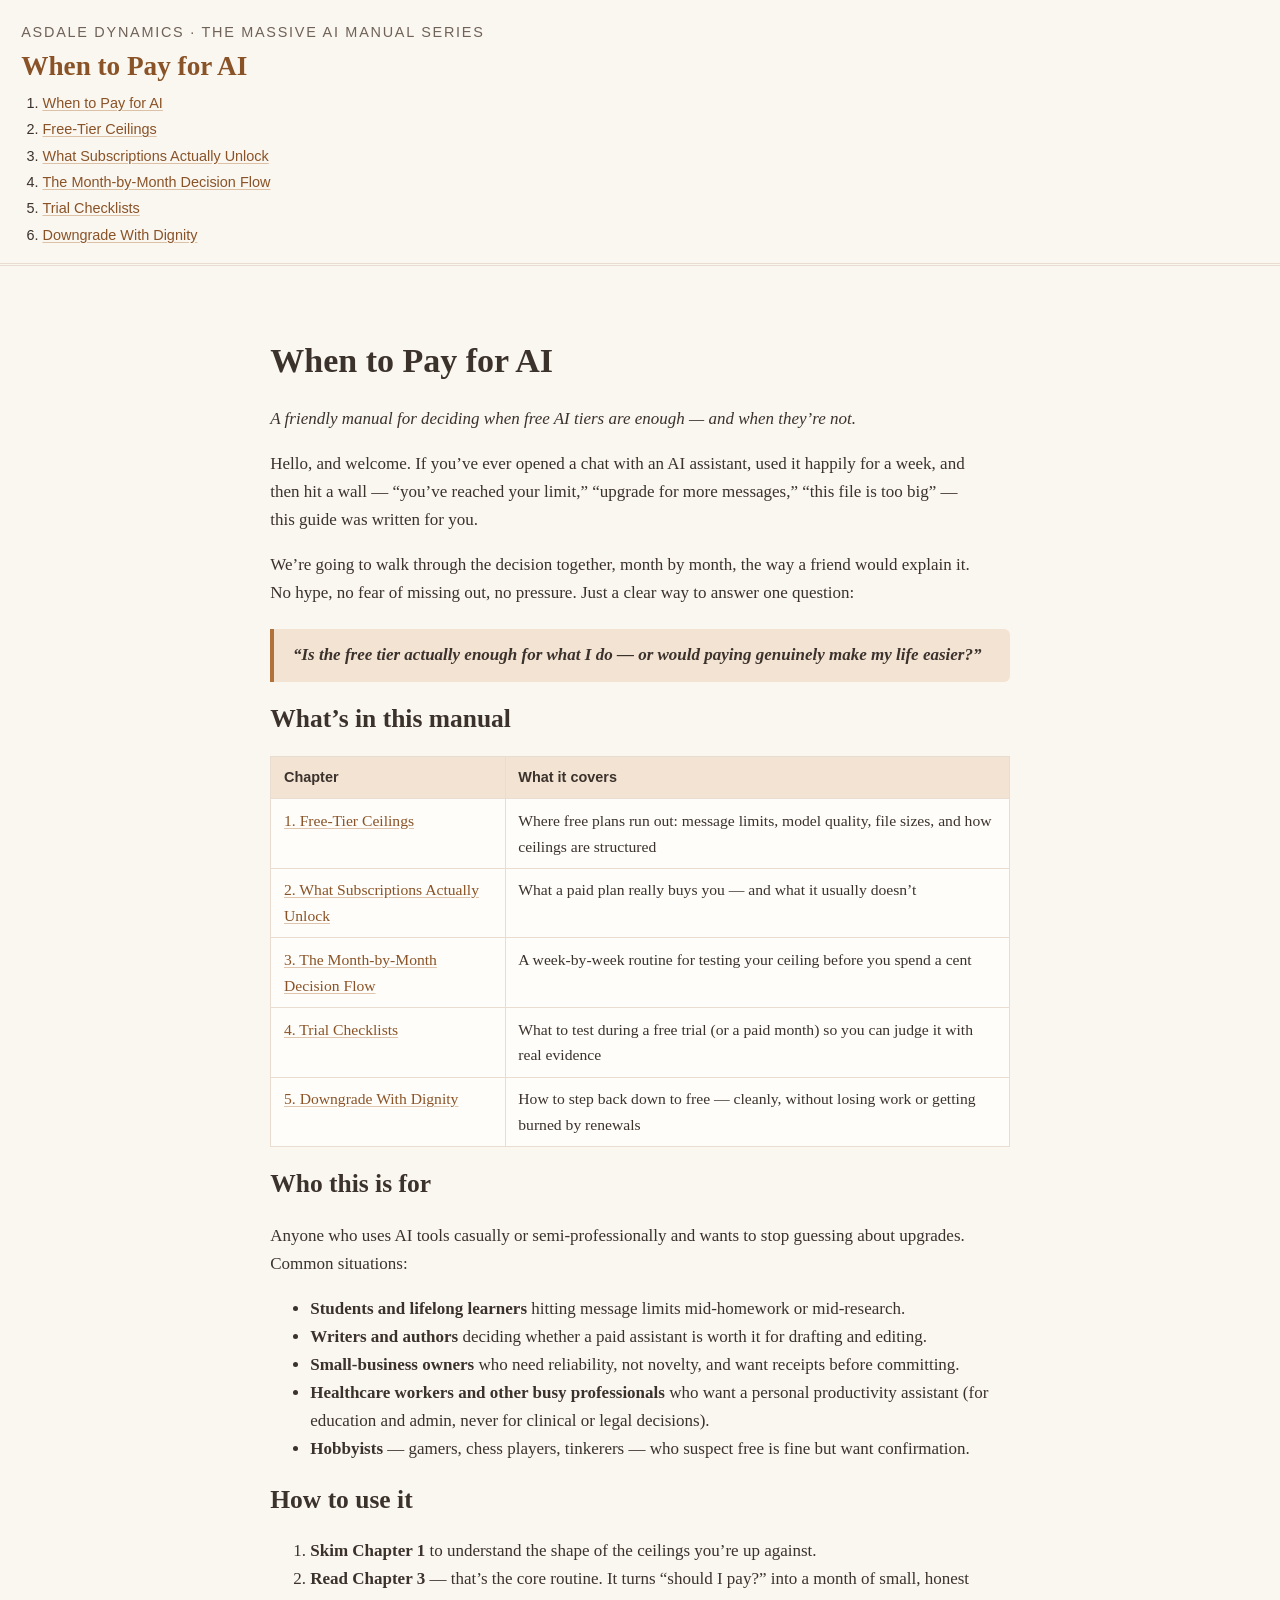
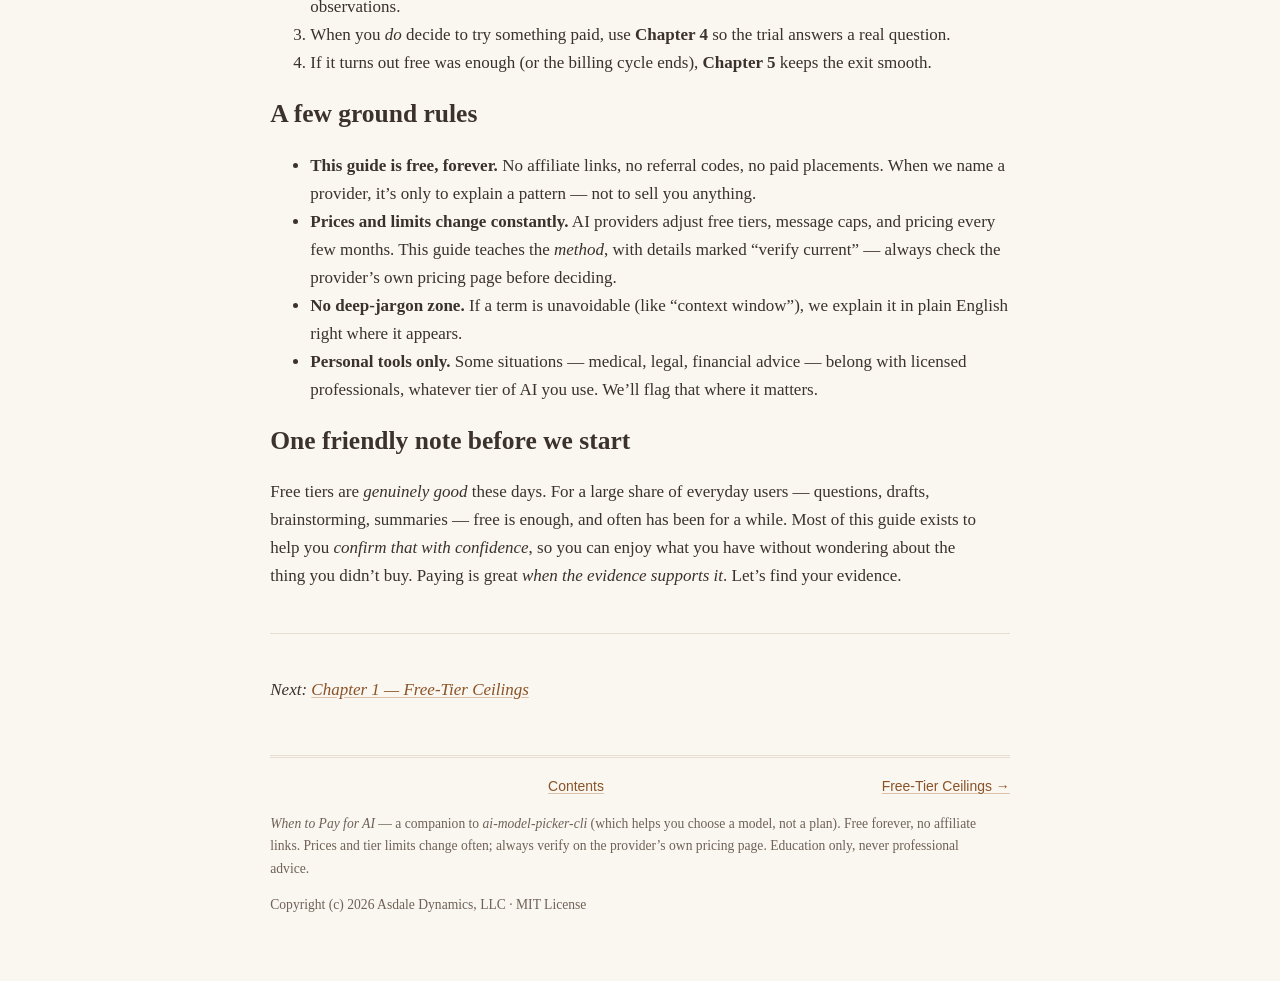
<file: site/index.html>
<!DOCTYPE html>
<html lang="en">
<head>
<meta charset="utf-8">
<meta name="viewport" content="width=device-width, initial-scale=1">
<meta name="description" content="A friendly manual for deciding when free AI tiers are enough, and when a subscription genuinely pays off. Free forever, no affiliate links.">
<title>When to Pay for AI</title>
<link rel="stylesheet" href="styles.css">
</head>
<body>
<header class="site">
  <div class="brand">Asdale Dynamics · The Massive AI Manual series</div>
  <h1>When to Pay for AI</h1>
  <nav class="chapter" aria-label="Chapters">
    <ol>
<li><a class="here" href="index.html">When to Pay for AI</a></li>
<li><a href="01-free-tier-ceilings.html">Free-Tier Ceilings</a></li>
<li><a href="02-what-subscriptions-unlock.html">What Subscriptions Actually Unlock</a></li>
<li><a href="03-decision-flow.html">The Month-by-Month Decision Flow</a></li>
<li><a href="04-trial-checklists.html">Trial Checklists</a></li>
<li><a href="05-downgrade-with-dignity.html">Downgrade With Dignity</a></li>
    </ol>
  </nav>
</header>
<div class="wrap">
<main>
<h1>When to Pay for AI</h1>
<p><em>A friendly manual for deciding when free AI tiers are enough — and when they&rsquo;re not.</em></p>
<p>Hello, and welcome. If you&rsquo;ve ever opened a chat with an AI assistant, used it happily for a week, and then hit a wall — &ldquo;you&rsquo;ve reached your limit,&rdquo; &ldquo;upgrade for more messages,&rdquo; &ldquo;this file is too big&rdquo; — this guide was written for you.</p>
<p>We&rsquo;re going to walk through the decision together, month by month, the way a friend would explain it. No hype, no fear of missing out, no pressure. Just a clear way to answer one question:</p>
<blockquote>
<p><strong>&ldquo;Is the free tier actually enough for what I do — or would paying genuinely make my life easier?&rdquo;</strong></p>
</blockquote>
<h2>What&rsquo;s in this manual</h2>
<table>
<thead>
<tr>
<th>Chapter</th>
<th>What it covers</th>
</tr>
</thead>
<tbody>
<tr>
<td><a href="01-free-tier-ceilings.html">1. Free-Tier Ceilings</a></td>
<td>Where free plans run out: message limits, model quality, file sizes, and how ceilings are structured</td>
</tr>
<tr>
<td><a href="02-what-subscriptions-unlock.html">2. What Subscriptions Actually Unlock</a></td>
<td>What a paid plan really buys you — and what it usually doesn&rsquo;t</td>
</tr>
<tr>
<td><a href="03-decision-flow.html">3. The Month-by-Month Decision Flow</a></td>
<td>A week-by-week routine for testing your ceiling before you spend a cent</td>
</tr>
<tr>
<td><a href="04-trial-checklists.html">4. Trial Checklists</a></td>
<td>What to test during a free trial (or a paid month) so you can judge it with real evidence</td>
</tr>
<tr>
<td><a href="05-downgrade-with-dignity.html">5. Downgrade With Dignity</a></td>
<td>How to step back down to free — cleanly, without losing work or getting burned by renewals</td>
</tr>
</tbody>
</table>
<h2>Who this is for</h2>
<p>Anyone who uses AI tools casually or semi-professionally and wants to stop guessing about upgrades. Common situations:</p>
<ul>
<li><strong>Students and lifelong learners</strong> hitting message limits mid-homework or mid-research.</li>
<li><strong>Writers and authors</strong> deciding whether a paid assistant is worth it for drafting and editing.</li>
<li><strong>Small-business owners</strong> who need reliability, not novelty, and want receipts before committing.</li>
<li><strong>Healthcare workers and other busy professionals</strong> who want a personal productivity assistant (for education and admin, never for clinical or legal decisions).</li>
<li><strong>Hobbyists</strong> — gamers, chess players, tinkerers — who suspect free is fine but want confirmation.</li>
</ul>
<h2>How to use it</h2>
<ol>
<li><strong>Skim Chapter 1</strong> to understand the shape of the ceilings you&rsquo;re up against.</li>
<li><strong>Read Chapter 3</strong> — that&rsquo;s the core routine. It turns &ldquo;should I pay?&rdquo; into a month of small, honest observations.</li>
<li>When you <em>do</em> decide to try something paid, use <strong>Chapter 4</strong> so the trial answers a real question.</li>
<li>If it turns out free was enough (or the billing cycle ends), <strong>Chapter 5</strong> keeps the exit smooth.</li>
</ol>
<h2>A few ground rules</h2>
<ul>
<li><strong>This guide is free, forever.</strong> No affiliate links, no referral codes, no paid placements. When we name a provider, it&rsquo;s only to explain a pattern — not to sell you anything.</li>
<li><strong>Prices and limits change constantly.</strong> AI providers adjust free tiers, message caps, and pricing every few months. This guide teaches the <em>method</em>, with details marked &ldquo;verify current&rdquo; — always check the provider&rsquo;s own pricing page before deciding.</li>
<li><strong>No deep-jargon zone.</strong> If a term is unavoidable (like &ldquo;context window&rdquo;), we explain it in plain English right where it appears.</li>
<li><strong>Personal tools only.</strong> Some situations — medical, legal, financial advice — belong with licensed professionals, whatever tier of AI you use. We&rsquo;ll flag that where it matters.</li>
</ul>
<h2>One friendly note before we start</h2>
<p>Free tiers are <em>genuinely good</em> these days. For a large share of everyday users — questions, drafts, brainstorming, summaries — free is enough, and often has been for a while. Most of this guide exists to help you <em>confirm that with confidence</em>, so you can enjoy what you have without wondering about the thing you didn&rsquo;t buy. Paying is great <em>when the evidence supports it</em>. Let&rsquo;s find your evidence.</p>
<hr>
<p><em>Next: <a href="01-free-tier-ceilings.html">Chapter 1 — Free-Tier Ceilings</a></em></p>
</main>
<footer class="site">
  <div class="pager">
    <span> </span>
    <span><a href="index.html">Contents</a></span>
    <span><a href="01-free-tier-ceilings.html">Free-Tier Ceilings &rarr;</a></span>
  </div>
  <div class="colophon">
    <p><em>When to Pay for AI</em> — a companion to <em>ai-model-picker-cli</em> (which helps you choose a model, not a plan).
    Free forever, no affiliate links. Prices and tier limits change often; always verify on the provider&#8217;s own pricing page.
    Education only, never professional advice.</p>
    <p>Copyright (c) 2026 Asdale Dynamics, LLC · MIT License</p>
  </div>
</footer>
</div>
</body>
</html>
</file>
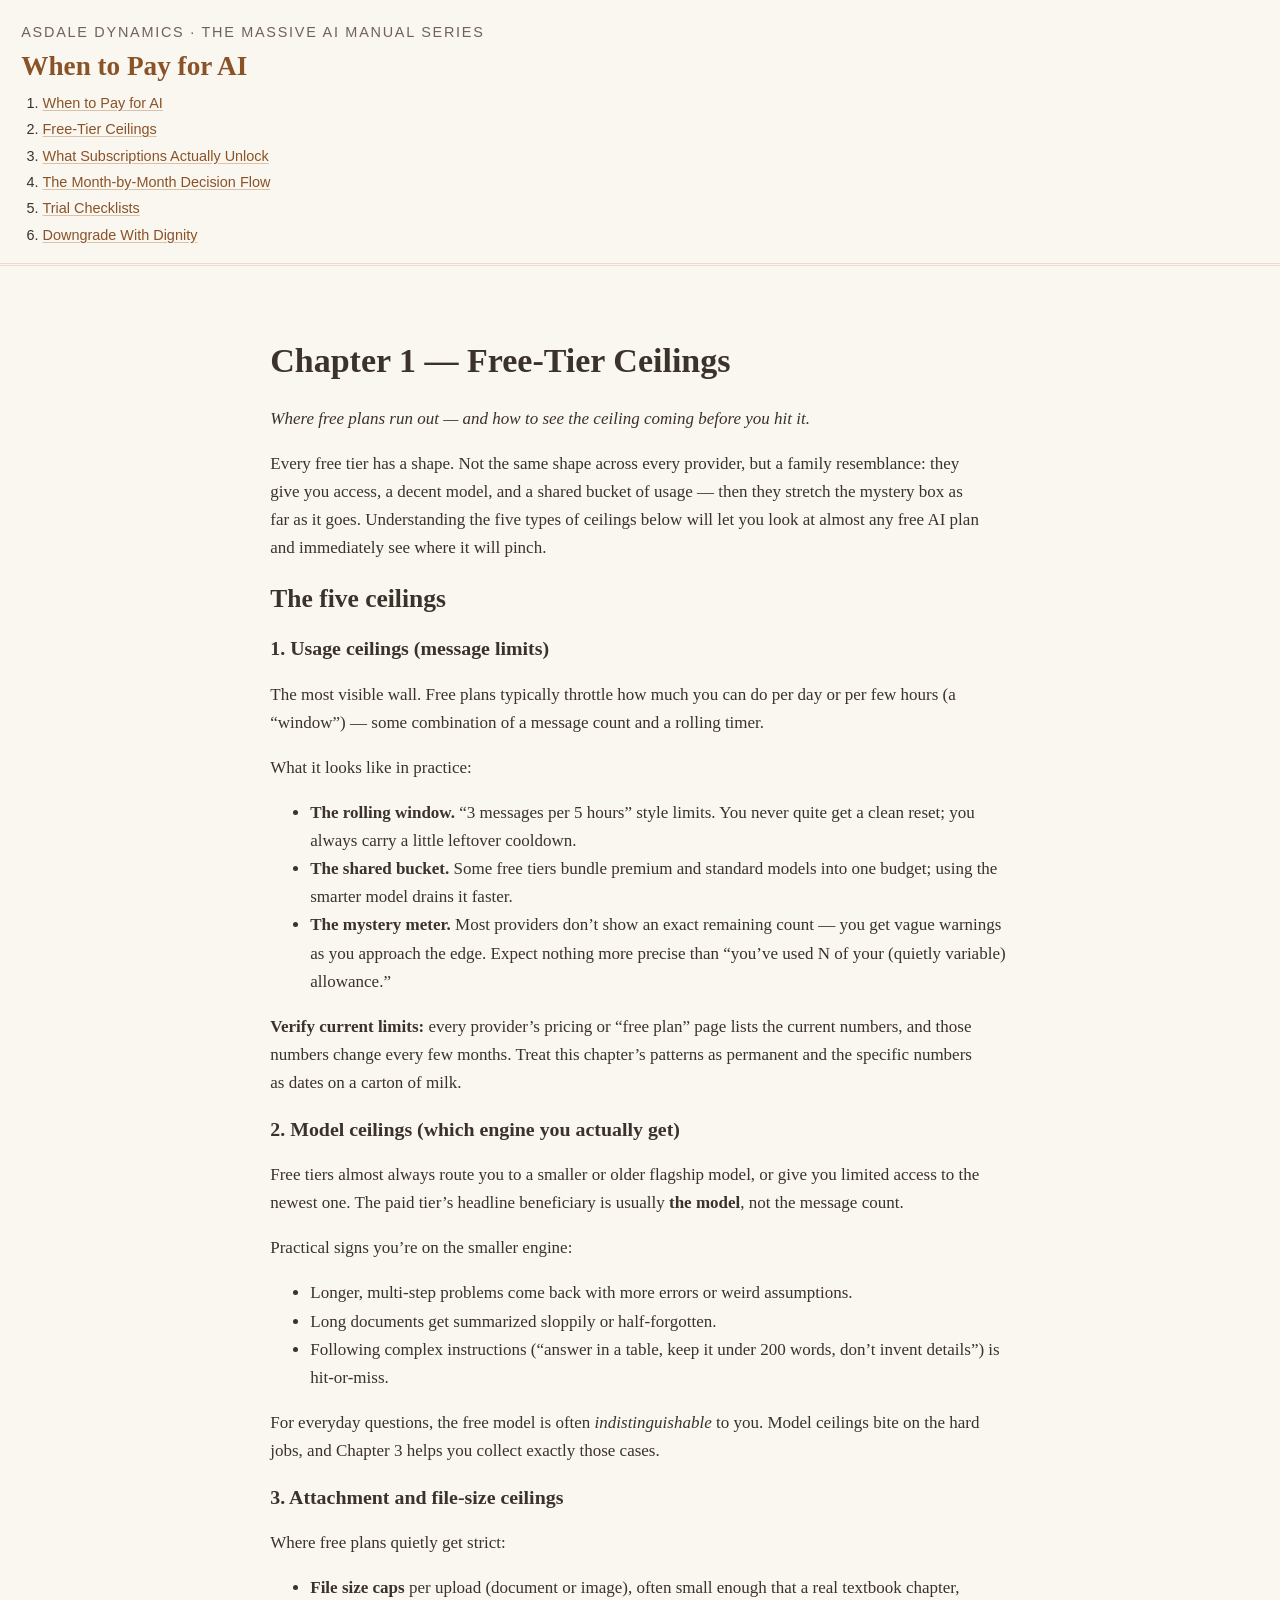
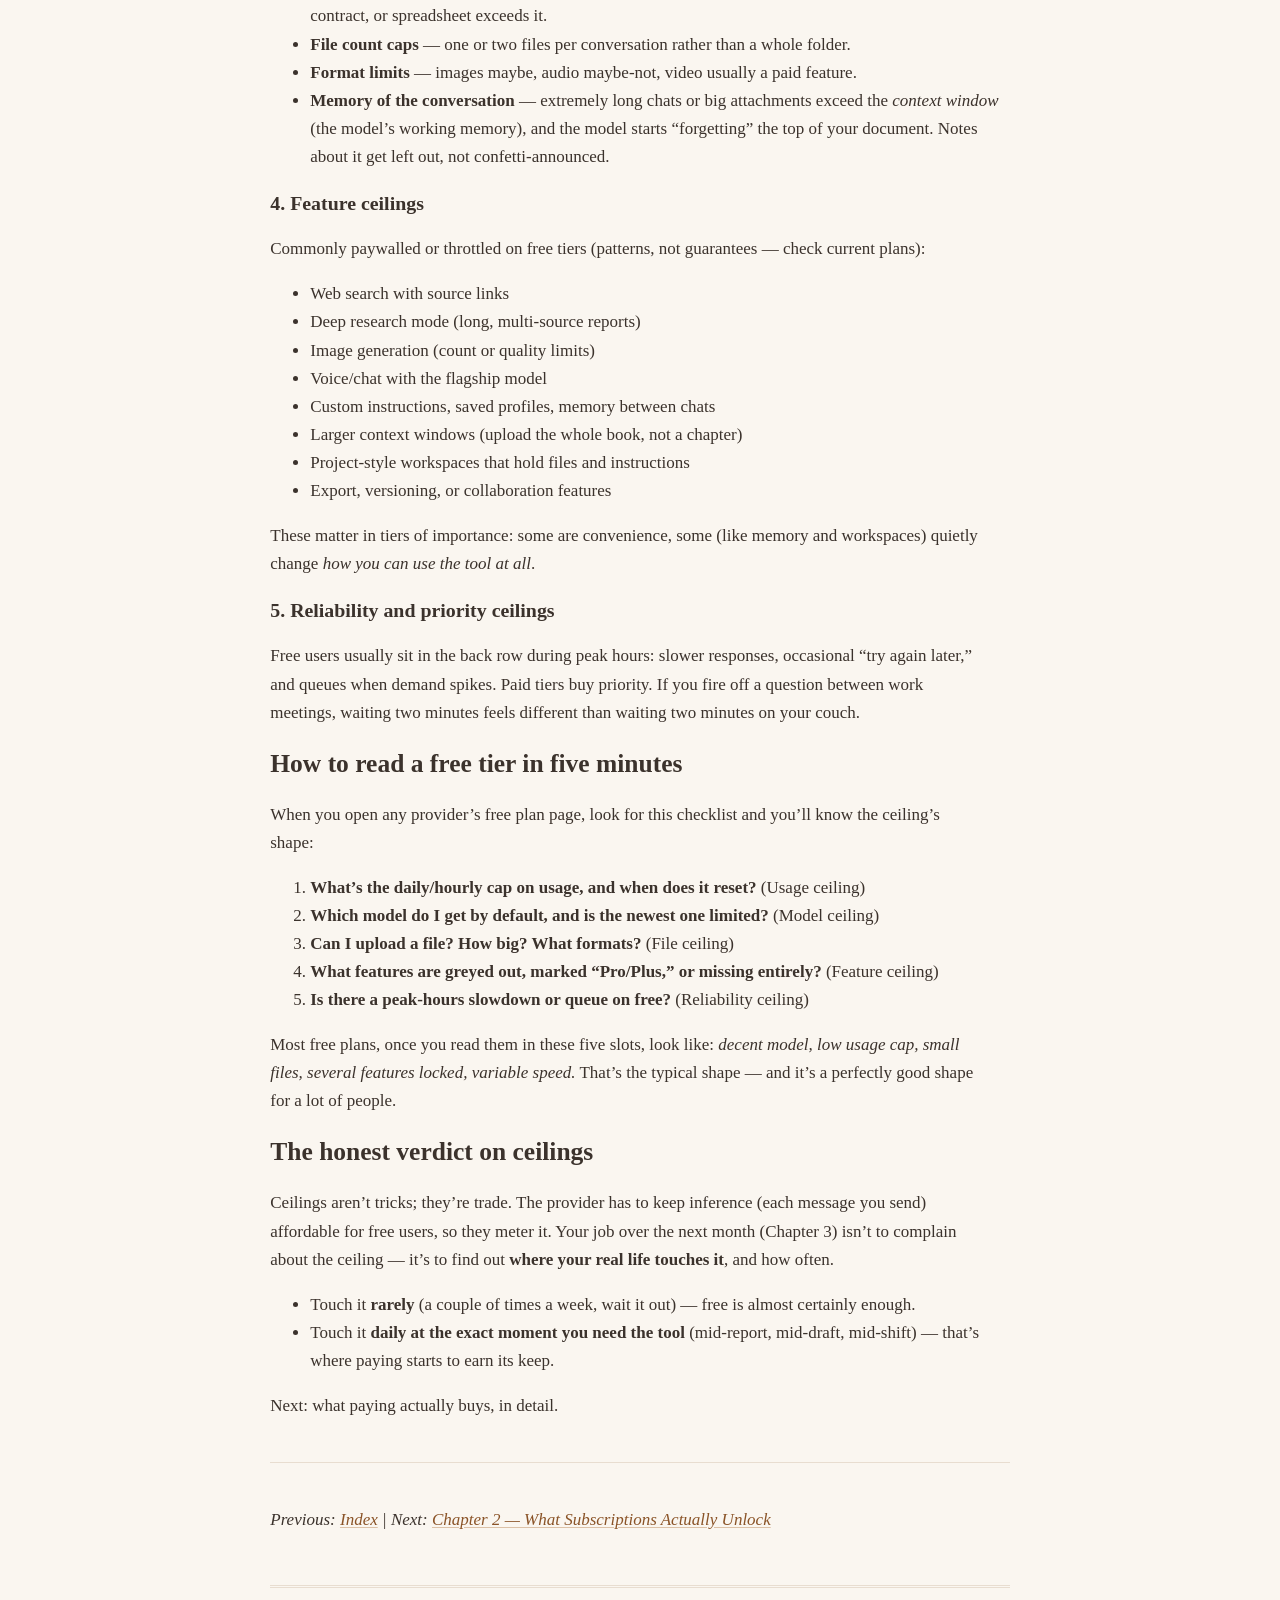
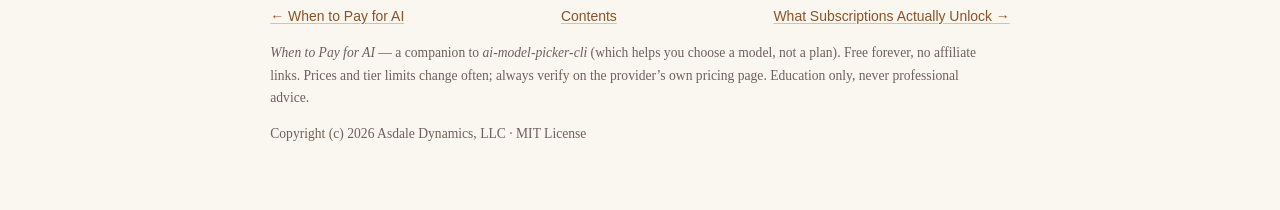
<file: site/01-free-tier-ceilings.html>
<!DOCTYPE html>
<html lang="en">
<head>
<meta charset="utf-8">
<meta name="viewport" content="width=device-width, initial-scale=1">
<meta name="description" content="A friendly manual for deciding when free AI tiers are enough, and when a subscription genuinely pays off. Free forever, no affiliate links.">
<title>Free-Tier Ceilings — When to Pay for AI</title>
<link rel="stylesheet" href="styles.css">
</head>
<body>
<header class="site">
  <div class="brand">Asdale Dynamics · The Massive AI Manual series</div>
  <h1>When to Pay for AI</h1>
  <nav class="chapter" aria-label="Chapters">
    <ol>
<li><a href="index.html">When to Pay for AI</a></li>
<li><a class="here" href="01-free-tier-ceilings.html">Free-Tier Ceilings</a></li>
<li><a href="02-what-subscriptions-unlock.html">What Subscriptions Actually Unlock</a></li>
<li><a href="03-decision-flow.html">The Month-by-Month Decision Flow</a></li>
<li><a href="04-trial-checklists.html">Trial Checklists</a></li>
<li><a href="05-downgrade-with-dignity.html">Downgrade With Dignity</a></li>
    </ol>
  </nav>
</header>
<div class="wrap">
<main>
<h1>Chapter 1 — Free-Tier Ceilings</h1>
<p><em>Where free plans run out — and how to see the ceiling coming before you hit it.</em></p>
<p>Every free tier has a shape. Not the same shape across every provider, but a family resemblance: they give you access, a decent model, and a shared bucket of usage — then they stretch the mystery box as far as it goes. Understanding the five types of ceilings below will let you look at almost any free AI plan and immediately see where it will pinch.</p>
<h2>The five ceilings</h2>
<h3>1. Usage ceilings (message limits)</h3>
<p>The most visible wall. Free plans typically throttle how much you can do per day or per few hours (a &ldquo;window&rdquo;) — some combination of a message count and a rolling timer.</p>
<p>What it looks like in practice:</p>
<ul>
<li><strong>The rolling window.</strong> &ldquo;3 messages per 5 hours&rdquo; style limits. You never quite get a clean reset; you always carry a little leftover cooldown.</li>
<li><strong>The shared bucket.</strong> Some free tiers bundle premium and standard models into one budget; using the smarter model drains it faster.</li>
<li><strong>The mystery meter.</strong> Most providers don&rsquo;t show an exact remaining count — you get vague warnings as you approach the edge. Expect nothing more precise than &ldquo;you&rsquo;ve used N of your (quietly variable) allowance.&rdquo;</li>
</ul>
<p><strong>Verify current limits:</strong> every provider&rsquo;s pricing or &ldquo;free plan&rdquo; page lists the current numbers, and those numbers change every few months. Treat this chapter&rsquo;s patterns as permanent and the specific numbers as dates on a carton of milk.</p>
<h3>2. Model ceilings (which engine you actually get)</h3>
<p>Free tiers almost always route you to a smaller or older flagship model, or give you limited access to the newest one. The paid tier&rsquo;s headline beneficiary is usually <strong>the model</strong>, not the message count.</p>
<p>Practical signs you&rsquo;re on the smaller engine:</p>
<ul>
<li>Longer, multi-step problems come back with more errors or weird assumptions.</li>
<li>Long documents get summarized sloppily or half-forgotten.</li>
<li>Following complex instructions (&ldquo;answer in a table, keep it under 200 words, don&rsquo;t invent details&rdquo;) is hit-or-miss.</li>
</ul>
<p>For everyday questions, the free model is often <em>indistinguishable</em> to you. Model ceilings bite on the hard jobs, and Chapter 3 helps you collect exactly those cases.</p>
<h3>3. Attachment and file-size ceilings</h3>
<p>Where free plans quietly get strict:</p>
<ul>
<li><strong>File size caps</strong> per upload (document or image), often small enough that a real textbook chapter, contract, or spreadsheet exceeds it.</li>
<li><strong>File count caps</strong> — one or two files per conversation rather than a whole folder.</li>
<li><strong>Format limits</strong> — images maybe, audio maybe-not, video usually a paid feature.</li>
<li><strong>Memory of the conversation</strong> — extremely long chats or big attachments exceed the <em>context window</em> (the model&rsquo;s working memory), and the model starts &ldquo;forgetting&rdquo; the top of your document. Notes about it get left out, not confetti-announced.</li>
</ul>
<h3>4. Feature ceilings</h3>
<p>Commonly paywalled or throttled on free tiers (patterns, not guarantees — check current plans):</p>
<ul>
<li>Web search with source links</li>
<li>Deep research mode (long, multi-source reports)</li>
<li>Image generation (count or quality limits)</li>
<li>Voice/chat with the flagship model</li>
<li>Custom instructions, saved profiles, memory between chats</li>
<li>Larger context windows (upload the whole book, not a chapter)</li>
<li>Project-style workspaces that hold files and instructions</li>
<li>Export, versioning, or collaboration features</li>
</ul>
<p>These matter in tiers of importance: some are convenience, some (like memory and workspaces) quietly change <em>how you can use the tool at all</em>.</p>
<h3>5. Reliability and priority ceilings</h3>
<p>Free users usually sit in the back row during peak hours: slower responses, occasional &ldquo;try again later,&rdquo; and queues when demand spikes. Paid tiers buy priority. If you fire off a question between work meetings, waiting two minutes feels different than waiting two minutes on your couch.</p>
<h2>How to read a free tier in five minutes</h2>
<p>When you open any provider&rsquo;s free plan page, look for this checklist and you&rsquo;ll know the ceiling&rsquo;s shape:</p>
<ol>
<li><strong>What&rsquo;s the daily/hourly cap on usage, and when does it reset?</strong> (Usage ceiling)</li>
<li><strong>Which model do I get by default, and is the newest one limited?</strong> (Model ceiling)</li>
<li><strong>Can I upload a file? How big? What formats?</strong> (File ceiling)</li>
<li><strong>What features are greyed out, marked &ldquo;Pro/Plus,&rdquo; or missing entirely?</strong> (Feature ceiling)</li>
<li><strong>Is there a peak-hours slowdown or queue on free?</strong> (Reliability ceiling)</li>
</ol>
<p>Most free plans, once you read them in these five slots, look like: <em>decent model, low usage cap, small files, several features locked, variable speed.</em> That&rsquo;s the typical shape — and it&rsquo;s a perfectly good shape for a lot of people.</p>
<h2>The honest verdict on ceilings</h2>
<p>Ceilings aren&rsquo;t tricks; they&rsquo;re trade. The provider has to keep inference (each message you send) affordable for free users, so they meter it. Your job over the next month (Chapter 3) isn&rsquo;t to complain about the ceiling — it&rsquo;s to find out <strong>where your real life touches it</strong>, and how often.</p>
<ul>
<li>Touch it <strong>rarely</strong> (a couple of times a week, wait it out) — free is almost certainly enough.</li>
<li>Touch it <strong>daily at the exact moment you need the tool</strong> (mid-report, mid-draft, mid-shift) — that&rsquo;s where paying starts to earn its keep.</li>
</ul>
<p>Next: what paying actually buys, in detail.</p>
<hr>
<p><em>Previous: <a href="index.html">Index</a> | Next: <a href="02-what-subscriptions-unlock.html">Chapter 2 — What Subscriptions Actually Unlock</a></em></p>
</main>
<footer class="site">
  <div class="pager">
    <span><a href="index.html">&larr; When to Pay for AI</a></span>
    <span><a href="index.html">Contents</a></span>
    <span><a href="02-what-subscriptions-unlock.html">What Subscriptions Actually Unlock &rarr;</a></span>
  </div>
  <div class="colophon">
    <p><em>When to Pay for AI</em> — a companion to <em>ai-model-picker-cli</em> (which helps you choose a model, not a plan).
    Free forever, no affiliate links. Prices and tier limits change often; always verify on the provider&#8217;s own pricing page.
    Education only, never professional advice.</p>
    <p>Copyright (c) 2026 Asdale Dynamics, LLC · MIT License</p>
  </div>
</footer>
</div>
</body>
</html>
</file>
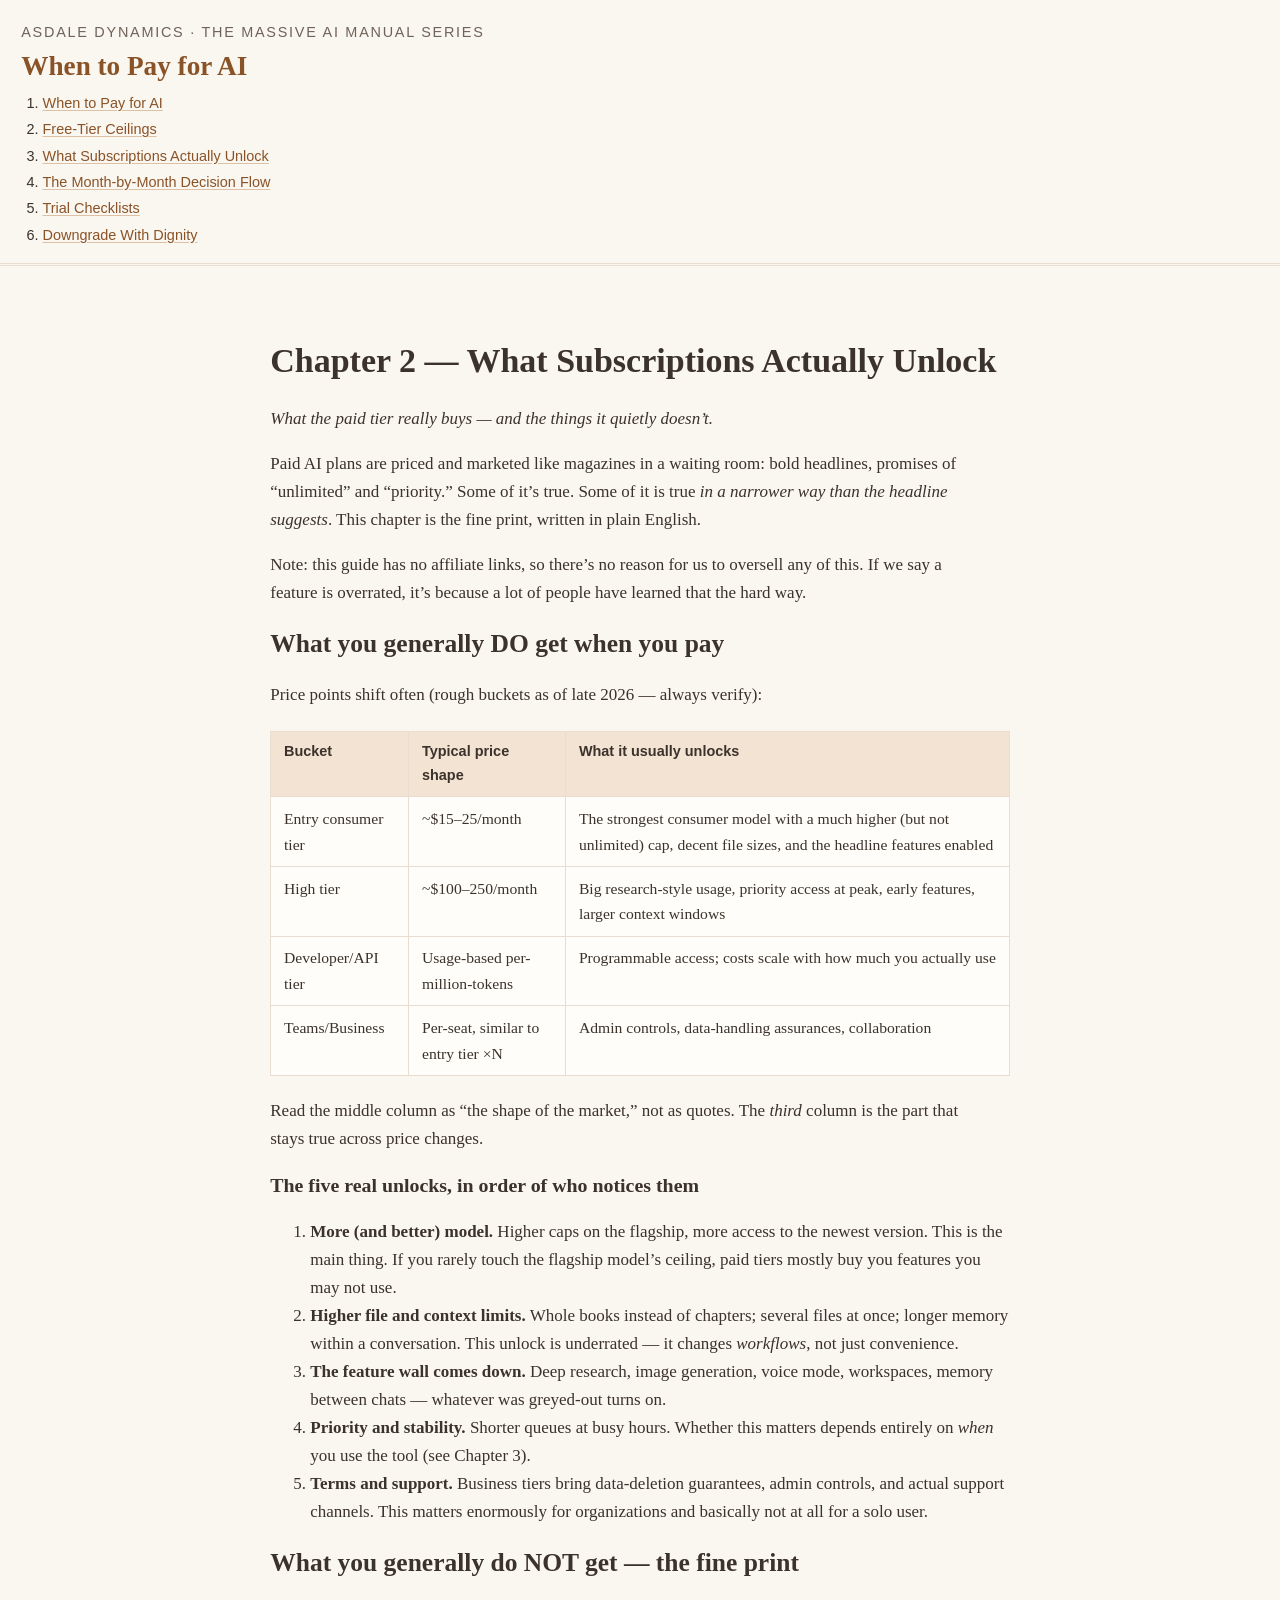
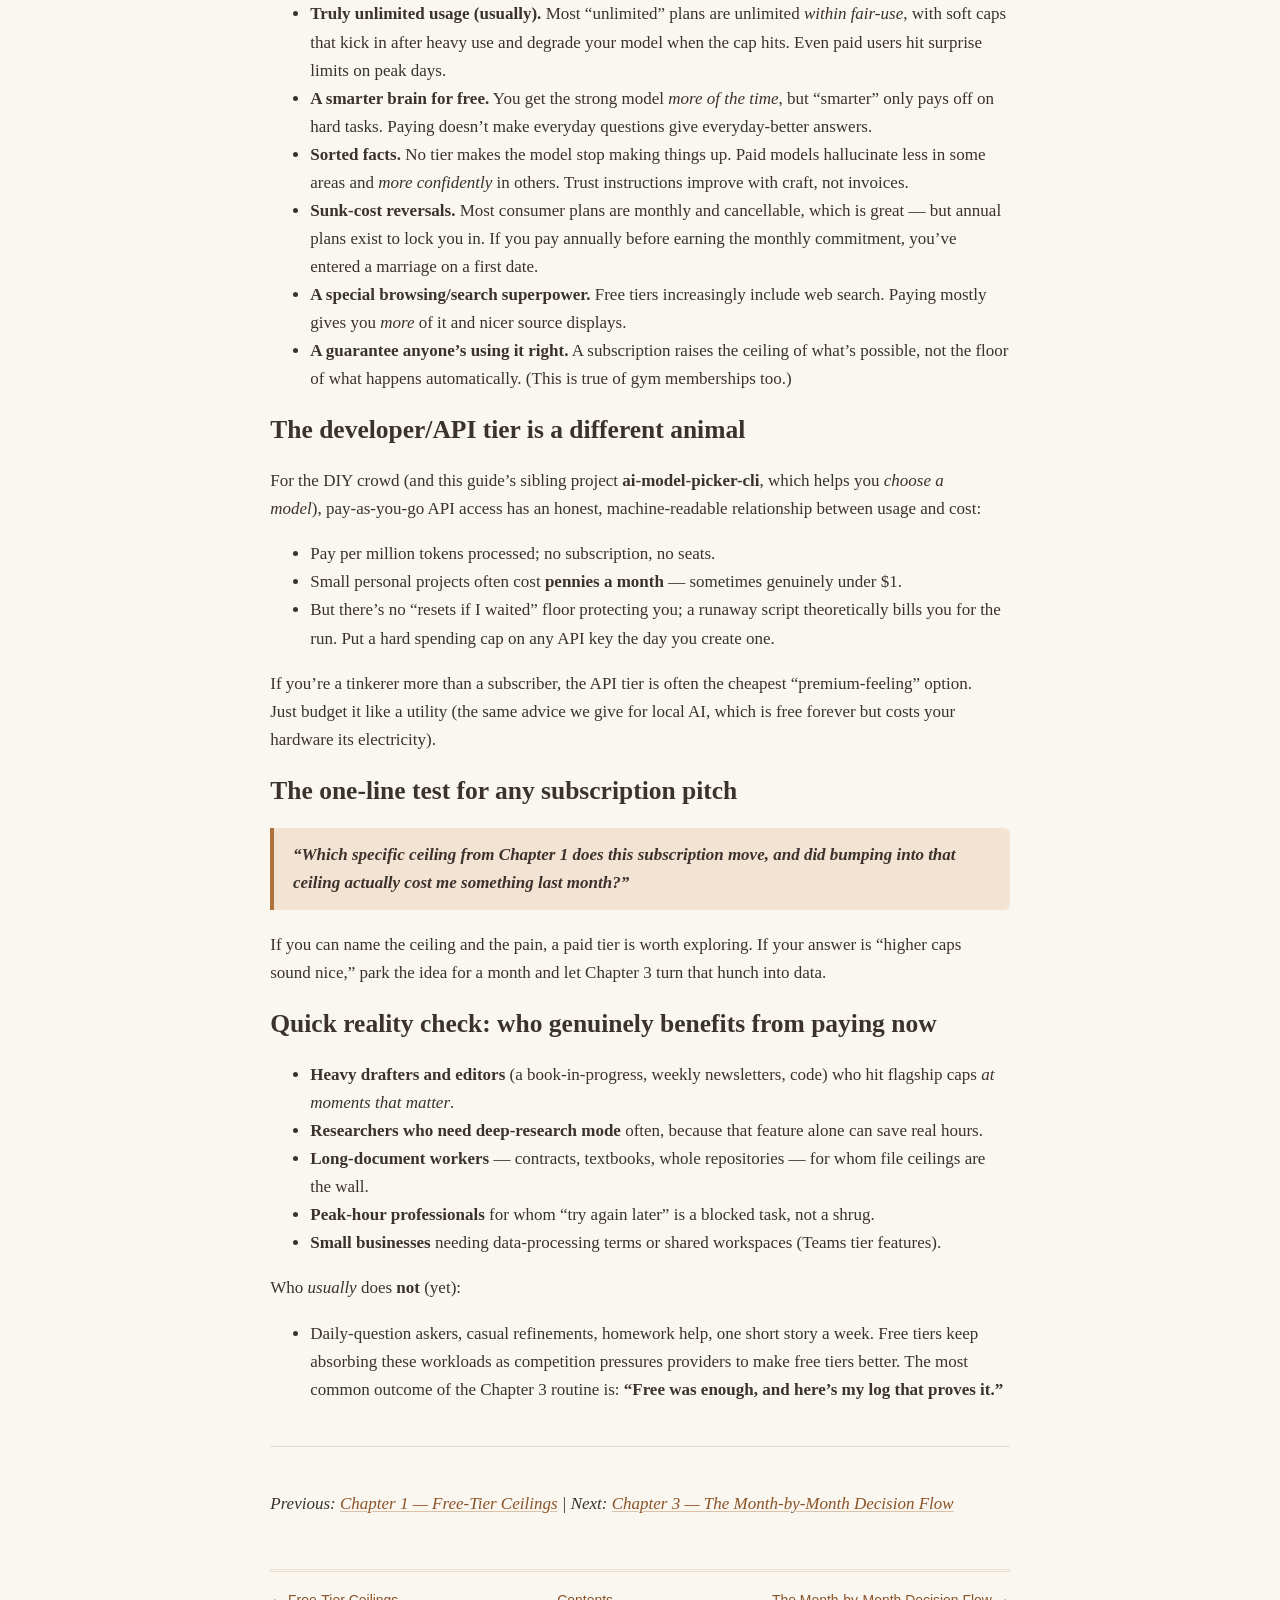
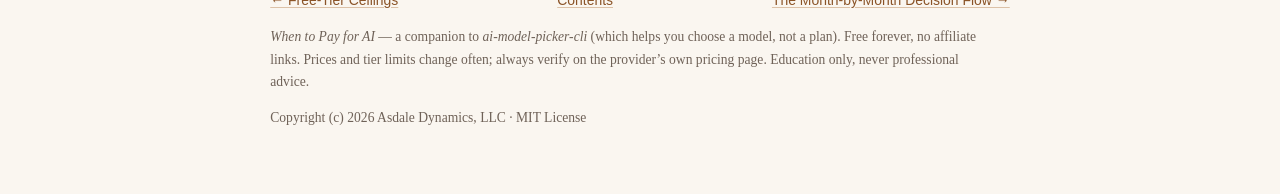
<file: site/02-what-subscriptions-unlock.html>
<!DOCTYPE html>
<html lang="en">
<head>
<meta charset="utf-8">
<meta name="viewport" content="width=device-width, initial-scale=1">
<meta name="description" content="A friendly manual for deciding when free AI tiers are enough, and when a subscription genuinely pays off. Free forever, no affiliate links.">
<title>What Subscriptions Actually Unlock — When to Pay for AI</title>
<link rel="stylesheet" href="styles.css">
</head>
<body>
<header class="site">
  <div class="brand">Asdale Dynamics · The Massive AI Manual series</div>
  <h1>When to Pay for AI</h1>
  <nav class="chapter" aria-label="Chapters">
    <ol>
<li><a href="index.html">When to Pay for AI</a></li>
<li><a href="01-free-tier-ceilings.html">Free-Tier Ceilings</a></li>
<li><a class="here" href="02-what-subscriptions-unlock.html">What Subscriptions Actually Unlock</a></li>
<li><a href="03-decision-flow.html">The Month-by-Month Decision Flow</a></li>
<li><a href="04-trial-checklists.html">Trial Checklists</a></li>
<li><a href="05-downgrade-with-dignity.html">Downgrade With Dignity</a></li>
    </ol>
  </nav>
</header>
<div class="wrap">
<main>
<h1>Chapter 2 — What Subscriptions Actually Unlock</h1>
<p><em>What the paid tier really buys — and the things it quietly doesn&rsquo;t.</em></p>
<p>Paid AI plans are priced and marketed like magazines in a waiting room: bold headlines, promises of &ldquo;unlimited&rdquo; and &ldquo;priority.&rdquo; Some of it&rsquo;s true. Some of it is true <em>in a narrower way than the headline suggests</em>. This chapter is the fine print, written in plain English.</p>
<p>Note: this guide has no affiliate links, so there&rsquo;s no reason for us to oversell any of this. If we say a feature is overrated, it&rsquo;s because a lot of people have learned that the hard way.</p>
<h2>What you generally DO get when you pay</h2>
<p>Price points shift often (rough buckets as of late 2026 — always verify):</p>
<table>
<thead>
<tr>
<th>Bucket</th>
<th>Typical price shape</th>
<th>What it usually unlocks</th>
</tr>
</thead>
<tbody>
<tr>
<td>Entry consumer tier</td>
<td>~$15–25/month</td>
<td>The strongest consumer model with a much higher (but not unlimited) cap, decent file sizes, and the headline features enabled</td>
</tr>
<tr>
<td>High tier</td>
<td>~$100–250/month</td>
<td>Big research-style usage, priority access at peak, early features, larger context windows</td>
</tr>
<tr>
<td>Developer/API tier</td>
<td>Usage-based per-million-tokens</td>
<td>Programmable access; costs scale with how much you actually use</td>
</tr>
<tr>
<td>Teams/Business</td>
<td>Per-seat, similar to entry tier ×N</td>
<td>Admin controls, data-handling assurances, collaboration</td>
</tr>
</tbody>
</table>
<p>Read the middle column as &ldquo;the shape of the market,&rdquo; not as quotes. The <em>third</em> column is the part that stays true across price changes.</p>
<h3>The five real unlocks, in order of who notices them</h3>
<ol>
<li><strong>More (and better) model.</strong> Higher caps on the flagship, more access to the newest version. This is the main thing. If you rarely touch the flagship model&rsquo;s ceiling, paid tiers mostly buy you features you may not use.</li>
<li><strong>Higher file and context limits.</strong> Whole books instead of chapters; several files at once; longer memory within a conversation. This unlock is underrated — it changes <em>workflows</em>, not just convenience.</li>
<li><strong>The feature wall comes down.</strong> Deep research, image generation, voice mode, workspaces, memory between chats — whatever was greyed-out turns on.</li>
<li><strong>Priority and stability.</strong> Shorter queues at busy hours. Whether this matters depends entirely on <em>when</em> you use the tool (see Chapter 3).</li>
<li><strong>Terms and support.</strong> Business tiers bring data-deletion guarantees, admin controls, and actual support channels. This matters enormously for organizations and basically not at all for a solo user.</li>
</ol>
<h2>What you generally do NOT get — the fine print</h2>
<ul>
<li><strong>Truly unlimited usage (usually).</strong> Most &ldquo;unlimited&rdquo; plans are unlimited <em>within fair-use</em>, with soft caps that kick in after heavy use and degrade your model when the cap hits. Even paid users hit surprise limits on peak days.</li>
<li><strong>A smarter brain for free.</strong> You get the strong model <em>more of the time</em>, but &ldquo;smarter&rdquo; only pays off on hard tasks. Paying doesn&rsquo;t make everyday questions give everyday-better answers.</li>
<li><strong>Sorted facts.</strong> No tier makes the model stop making things up. Paid models hallucinate less in some areas and <em>more confidently</em> in others. Trust instructions improve with craft, not invoices.</li>
<li><strong>Sunk-cost reversals.</strong> Most consumer plans are monthly and cancellable, which is great — but annual plans exist to lock you in. If you pay annually before earning the monthly commitment, you&rsquo;ve entered a marriage on a first date.</li>
<li><strong>A special browsing/search superpower.</strong> Free tiers increasingly include web search. Paying mostly gives you <em>more</em> of it and nicer source displays.</li>
<li><strong>A guarantee anyone&rsquo;s using it right.</strong> A subscription raises the ceiling of what&rsquo;s possible, not the floor of what happens automatically. (This is true of gym memberships too.)</li>
</ul>
<h2>The developer/API tier is a different animal</h2>
<p>For the DIY crowd (and this guide&rsquo;s sibling project <strong>ai-model-picker-cli</strong>, which helps you <em>choose a model</em>), pay-as-you-go API access has an honest, machine-readable relationship between usage and cost:</p>
<ul>
<li>Pay per million tokens processed; no subscription, no seats.</li>
<li>Small personal projects often cost <strong>pennies a month</strong> — sometimes genuinely under $1.</li>
<li>But there&rsquo;s no &ldquo;resets if I waited&rdquo; floor protecting you; a runaway script theoretically bills you for the run. Put a hard spending cap on any API key the day you create one.</li>
</ul>
<p>If you&rsquo;re a tinkerer more than a subscriber, the API tier is often the cheapest &ldquo;premium-feeling&rdquo; option. Just budget it like a utility (the same advice we give for local AI, which is free forever but costs your hardware its electricity).</p>
<h2>The one-line test for any subscription pitch</h2>
<blockquote>
<p><strong>&ldquo;Which specific ceiling from Chapter 1 does this subscription move, and did bumping into that ceiling actually cost me something last month?&rdquo;</strong></p>
</blockquote>
<p>If you can name the ceiling and the pain, a paid tier is worth exploring. If your answer is &ldquo;higher caps sound nice,&rdquo; park the idea for a month and let Chapter 3 turn that hunch into data.</p>
<h2>Quick reality check: who genuinely benefits from paying now</h2>
<ul>
<li><strong>Heavy drafters and editors</strong> (a book-in-progress, weekly newsletters, code) who hit flagship caps <em>at moments that matter</em>.</li>
<li><strong>Researchers who need deep-research mode</strong> often, because that feature alone can save real hours.</li>
<li><strong>Long-document workers</strong> — contracts, textbooks, whole repositories — for whom file ceilings are the wall.</li>
<li><strong>Peak-hour professionals</strong> for whom &ldquo;try again later&rdquo; is a blocked task, not a shrug.</li>
<li><strong>Small businesses</strong> needing data-processing terms or shared workspaces (Teams tier features).</li>
</ul>
<p>Who <em>usually</em> does <strong>not</strong> (yet):</p>
<ul>
<li>Daily-question askers, casual refinements, homework help, one short story a week. Free tiers keep absorbing these workloads as competition pressures providers to make free tiers better. The most common outcome of the Chapter 3 routine is: <strong>&ldquo;Free was enough, and here&rsquo;s my log that proves it.&rdquo;</strong></li>
</ul>
<hr>
<p><em>Previous: <a href="01-free-tier-ceilings.html">Chapter 1 — Free-Tier Ceilings</a> | Next: <a href="03-decision-flow.html">Chapter 3 — The Month-by-Month Decision Flow</a></em></p>
</main>
<footer class="site">
  <div class="pager">
    <span><a href="01-free-tier-ceilings.html">&larr; Free-Tier Ceilings</a></span>
    <span><a href="index.html">Contents</a></span>
    <span><a href="03-decision-flow.html">The Month-by-Month Decision Flow &rarr;</a></span>
  </div>
  <div class="colophon">
    <p><em>When to Pay for AI</em> — a companion to <em>ai-model-picker-cli</em> (which helps you choose a model, not a plan).
    Free forever, no affiliate links. Prices and tier limits change often; always verify on the provider&#8217;s own pricing page.
    Education only, never professional advice.</p>
    <p>Copyright (c) 2026 Asdale Dynamics, LLC · MIT License</p>
  </div>
</footer>
</div>
</body>
</html>
</file>
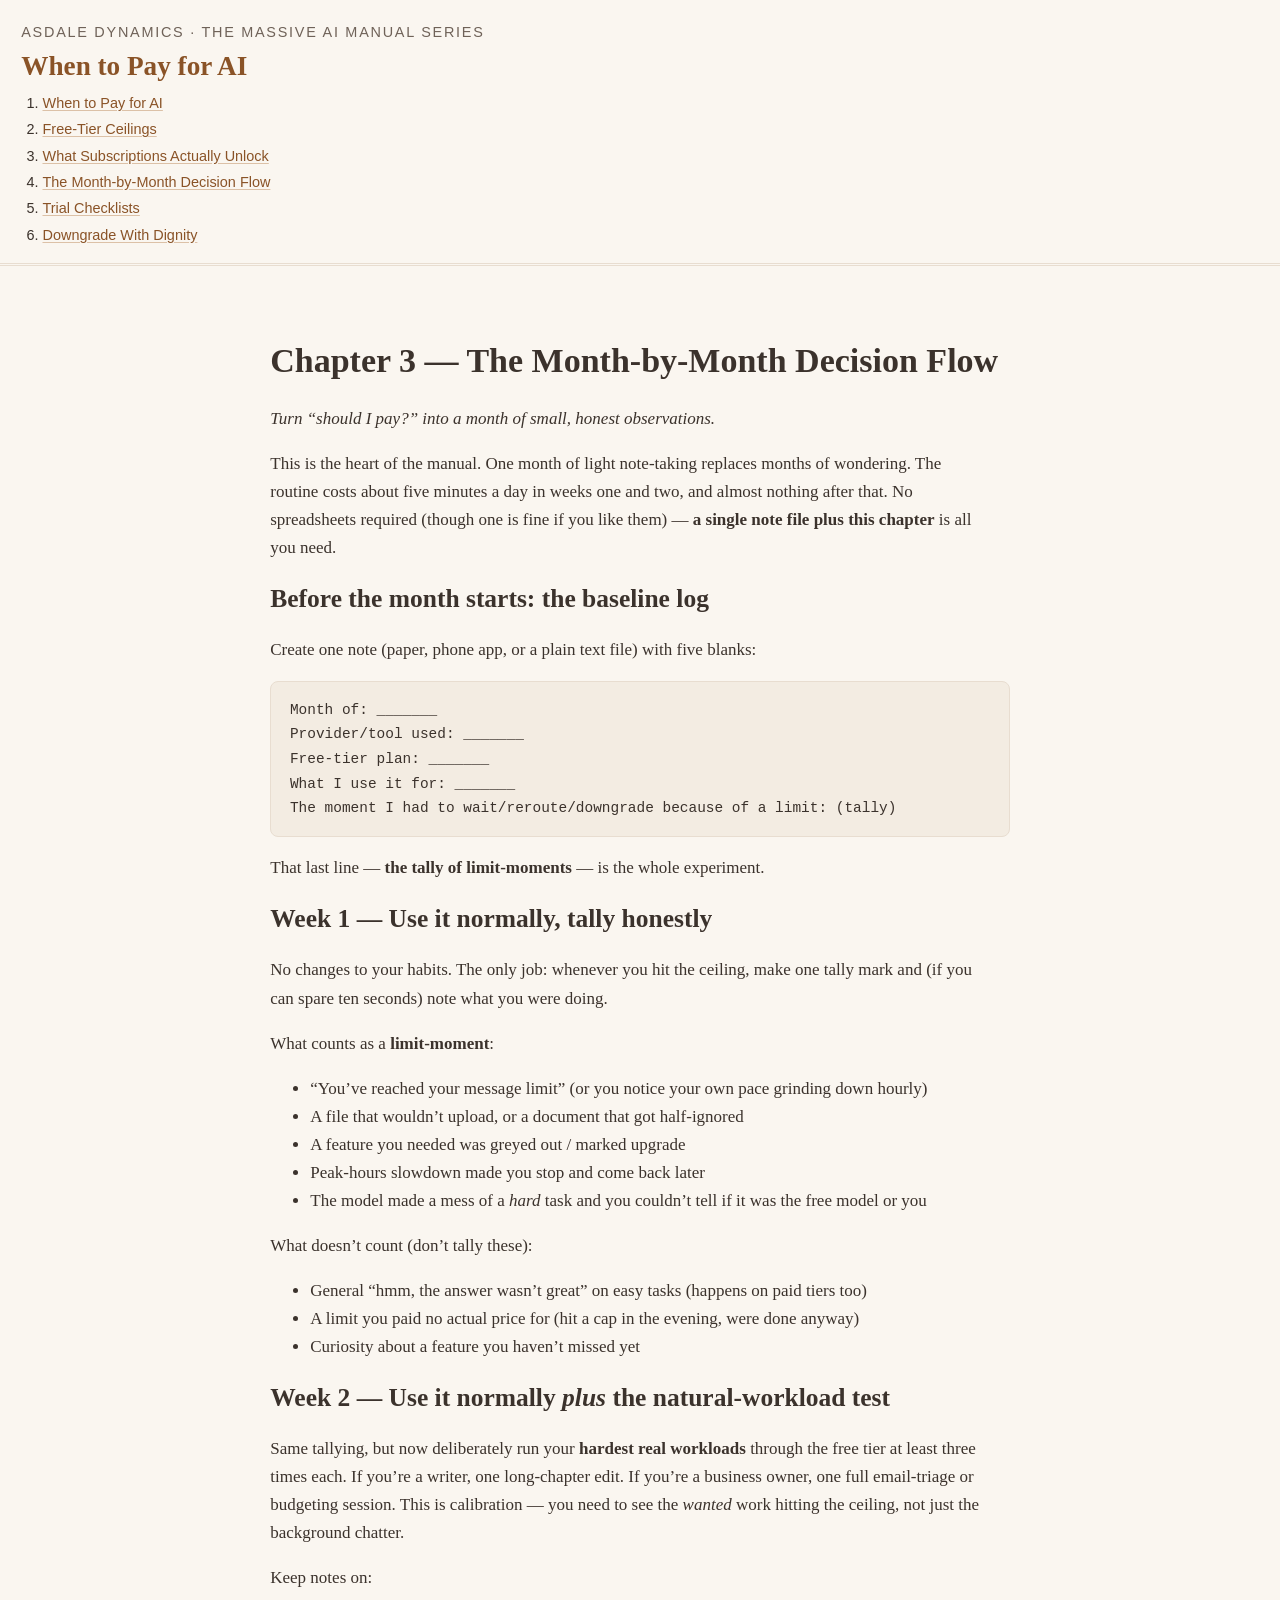
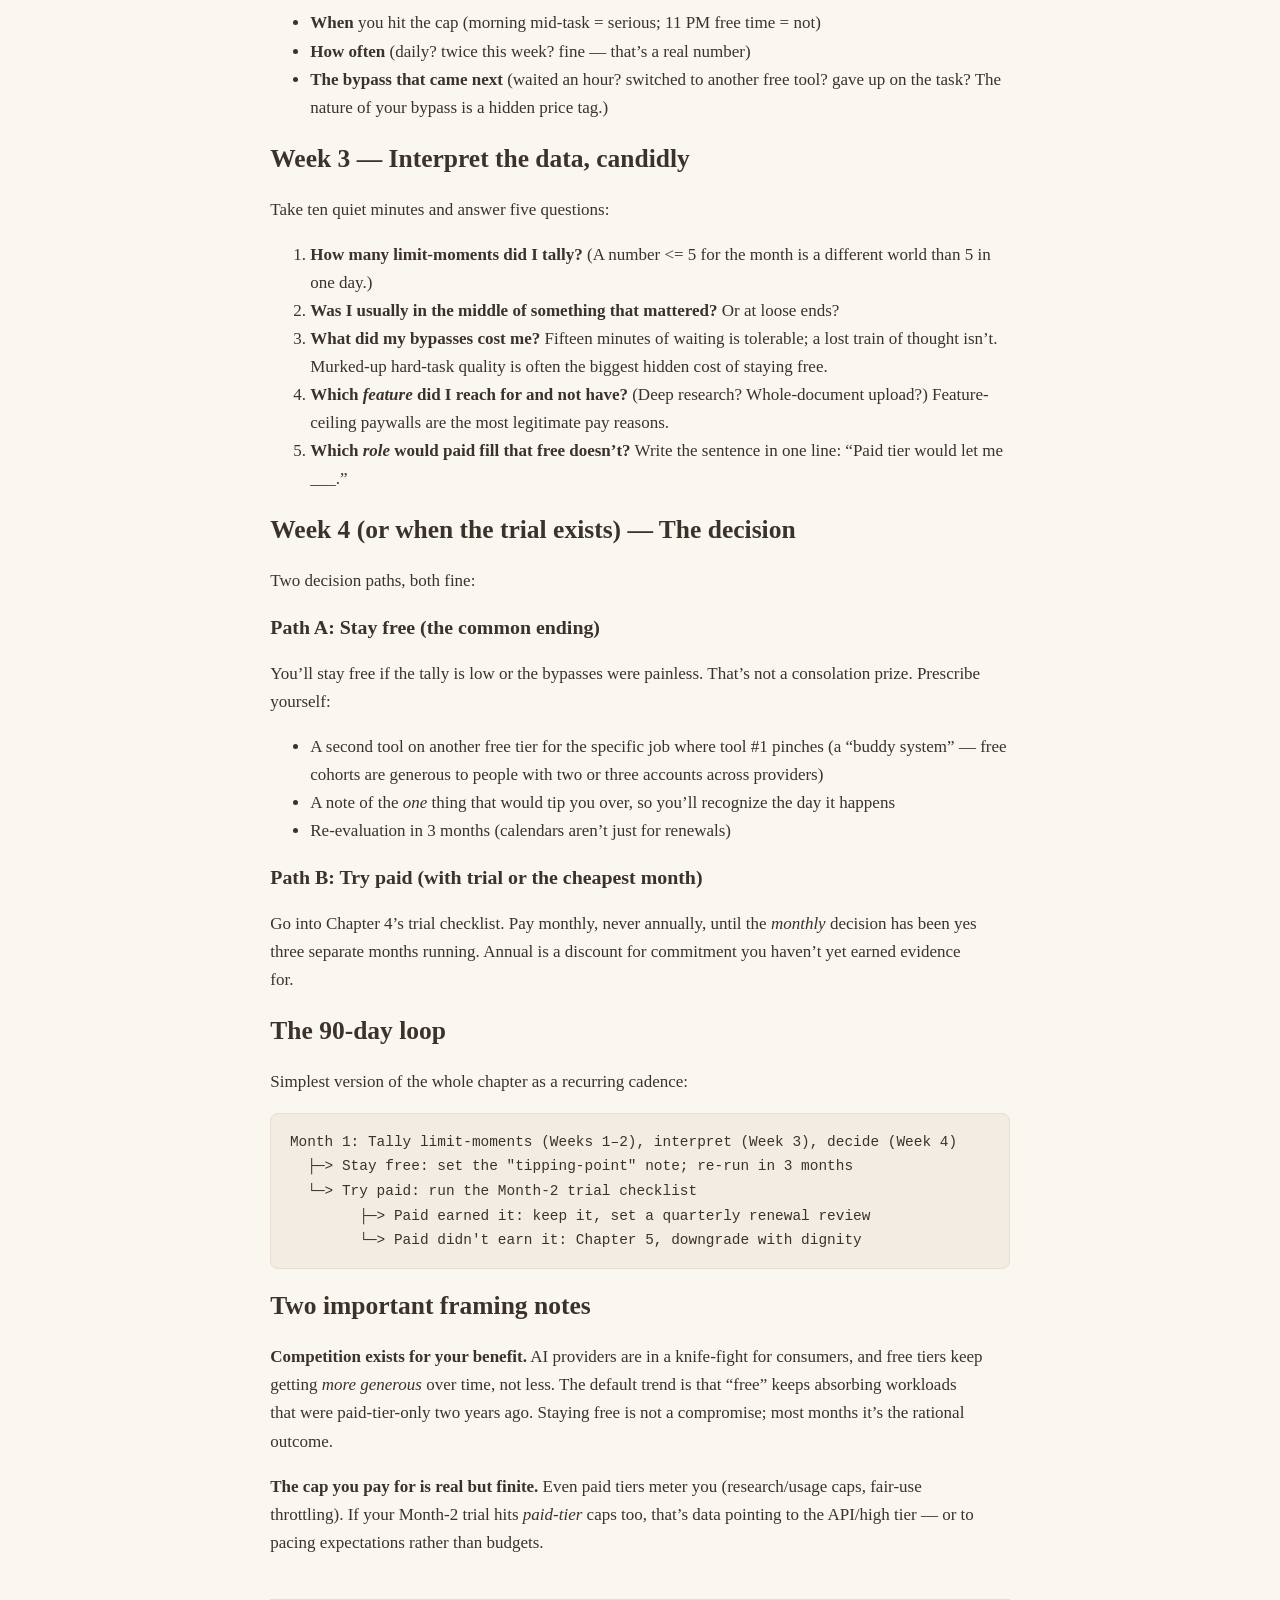
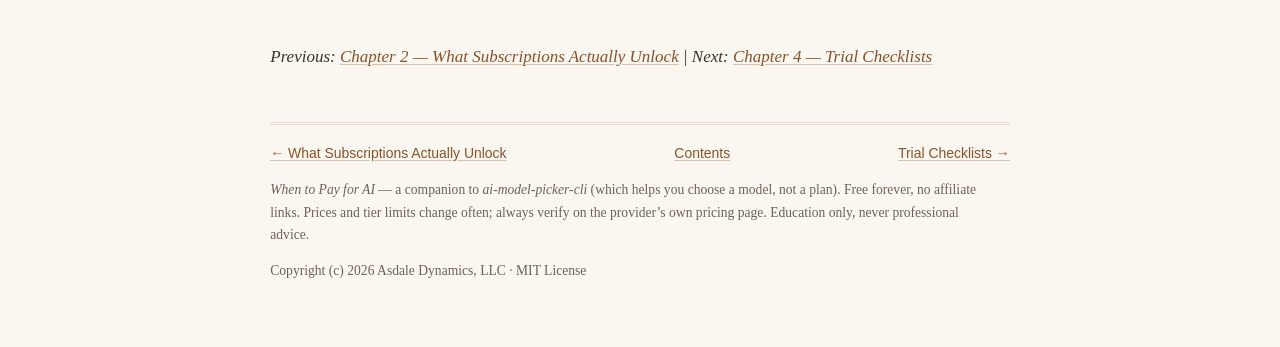
<file: site/03-decision-flow.html>
<!DOCTYPE html>
<html lang="en">
<head>
<meta charset="utf-8">
<meta name="viewport" content="width=device-width, initial-scale=1">
<meta name="description" content="A friendly manual for deciding when free AI tiers are enough, and when a subscription genuinely pays off. Free forever, no affiliate links.">
<title>The Month-by-Month Decision Flow — When to Pay for AI</title>
<link rel="stylesheet" href="styles.css">
</head>
<body>
<header class="site">
  <div class="brand">Asdale Dynamics · The Massive AI Manual series</div>
  <h1>When to Pay for AI</h1>
  <nav class="chapter" aria-label="Chapters">
    <ol>
<li><a href="index.html">When to Pay for AI</a></li>
<li><a href="01-free-tier-ceilings.html">Free-Tier Ceilings</a></li>
<li><a href="02-what-subscriptions-unlock.html">What Subscriptions Actually Unlock</a></li>
<li><a class="here" href="03-decision-flow.html">The Month-by-Month Decision Flow</a></li>
<li><a href="04-trial-checklists.html">Trial Checklists</a></li>
<li><a href="05-downgrade-with-dignity.html">Downgrade With Dignity</a></li>
    </ol>
  </nav>
</header>
<div class="wrap">
<main>
<h1>Chapter 3 — The Month-by-Month Decision Flow</h1>
<p><em>Turn &ldquo;should I pay?&rdquo; into a month of small, honest observations.</em></p>
<p>This is the heart of the manual. One month of light note-taking replaces months of wondering. The routine costs about five minutes a day in weeks one and two, and almost nothing after that. No spreadsheets required (though one is fine if you like them) — <strong>a single note file plus this chapter</strong> is all you need.</p>
<h2>Before the month starts: the baseline log</h2>
<p>Create one note (paper, phone app, or a plain text file) with five blanks:</p>
<pre><code class="language-text">Month of: _______
Provider/tool used: _______
Free-tier plan: _______
What I use it for: _______
The moment I had to wait/reroute/downgrade because of a limit: (tally)
</code></pre>
<p>That last line — <strong>the tally of limit-moments</strong> — is the whole experiment.</p>
<h2>Week 1 — Use it normally, tally honestly</h2>
<p>No changes to your habits. The only job: whenever you hit the ceiling, make one tally mark and (if you can spare ten seconds) note what you were doing.</p>
<p>What counts as a <strong>limit-moment</strong>:</p>
<ul>
<li>&ldquo;You&rsquo;ve reached your message limit&rdquo; (or you notice your own pace grinding down hourly)</li>
<li>A file that wouldn&rsquo;t upload, or a document that got half-ignored</li>
<li>A feature you needed was greyed out / marked upgrade</li>
<li>Peak-hours slowdown made you stop and come back later</li>
<li>The model made a mess of a <em>hard</em> task and you couldn&rsquo;t tell if it was the free model or you</li>
</ul>
<p>What doesn&rsquo;t count (don&rsquo;t tally these):</p>
<ul>
<li>General &ldquo;hmm, the answer wasn&rsquo;t great&rdquo; on easy tasks (happens on paid tiers too)</li>
<li>A limit you paid no actual price for (hit a cap in the evening, were done anyway)</li>
<li>Curiosity about a feature you haven&rsquo;t missed yet</li>
</ul>
<h2>Week 2 — Use it normally <em>plus</em> the natural-workload test</h2>
<p>Same tallying, but now deliberately run your <strong>hardest real workloads</strong> through the free tier at least three times each. If you&rsquo;re a writer, one long-chapter edit. If you&rsquo;re a business owner, one full email-triage or budgeting session. This is calibration — you need to see the <em>wanted</em> work hitting the ceiling, not just the background chatter.</p>
<p>Keep notes on:</p>
<ul>
<li><strong>When</strong> you hit the cap (morning mid-task = serious; 11 PM free time = not)</li>
<li><strong>How often</strong> (daily? twice this week? fine — that&rsquo;s a real number)</li>
<li><strong>The bypass that came next</strong> (waited an hour? switched to another free tool? gave up on the task? The nature of your bypass is a hidden price tag.)</li>
</ul>
<h2>Week 3 — Interpret the data, candidly</h2>
<p>Take ten quiet minutes and answer five questions:</p>
<ol>
<li><strong>How many limit-moments did I tally?</strong> (A number &lt;= 5 for the month is a different world than 5 in one day.)</li>
<li><strong>Was I usually in the middle of something that mattered?</strong> Or at loose ends?</li>
<li><strong>What did my bypasses cost me?</strong> Fifteen minutes of waiting is tolerable; a lost train of thought isn&rsquo;t. Murked-up hard-task quality is often the biggest hidden cost of staying free.</li>
<li><strong>Which <em>feature</em> did I reach for and not have?</strong> (Deep research? Whole-document upload?) Feature-ceiling paywalls are the most legitimate pay reasons.</li>
<li><strong>Which <em>role</em> would paid fill that free doesn&rsquo;t?</strong> Write the sentence in one line: &ldquo;Paid tier would let me ___.&rdquo;</li>
</ol>
<h2>Week 4 (or when the trial exists) — The decision</h2>
<p>Two decision paths, both fine:</p>
<h3>Path A: Stay free (the common ending)</h3>
<p>You&rsquo;ll stay free if the tally is low or the bypasses were painless. That&rsquo;s not a consolation prize. Prescribe yourself:</p>
<ul>
<li>A second tool on another free tier for the specific job where tool #1 pinches (a &ldquo;buddy system&rdquo; — free cohorts are generous to people with two or three accounts across providers)</li>
<li>A note of the <em>one</em> thing that would tip you over, so you&rsquo;ll recognize the day it happens</li>
<li>Re-evaluation in 3 months (calendars aren&rsquo;t just for renewals)</li>
</ul>
<h3>Path B: Try paid (with trial or the cheapest month)</h3>
<p>Go into Chapter 4&rsquo;s trial checklist. Pay monthly, never annually, until the <em>monthly</em> decision has been yes three separate months running. Annual is a discount for commitment you haven&rsquo;t yet earned evidence for.</p>
<h2>The 90-day loop</h2>
<p>Simplest version of the whole chapter as a recurring cadence:</p>
<pre><code class="language-text">Month 1: Tally limit-moments (Weeks 1–2), interpret (Week 3), decide (Week 4)
  ├─&gt; Stay free: set the &quot;tipping-point&quot; note; re-run in 3 months
  └─&gt; Try paid: run the Month-2 trial checklist
        ├─&gt; Paid earned it: keep it, set a quarterly renewal review
        └─&gt; Paid didn't earn it: Chapter 5, downgrade with dignity
</code></pre>
<h2>Two important framing notes</h2>
<p><strong>Competition exists for your benefit.</strong> AI providers are in a knife-fight for consumers, and free tiers keep getting <em>more generous</em> over time, not less. The default trend is that &ldquo;free&rdquo; keeps absorbing workloads that were paid-tier-only two years ago. Staying free is not a compromise; most months it&rsquo;s the rational outcome.</p>
<p><strong>The cap you pay for is real but finite.</strong> Even paid tiers meter you (research/usage caps, fair-use throttling). If your Month-2 trial hits <em>paid-tier</em> caps too, that&rsquo;s data pointing to the API/high tier — or to pacing expectations rather than budgets.</p>
<hr>
<p><em>Previous: <a href="02-what-subscriptions-unlock.html">Chapter 2 — What Subscriptions Actually Unlock</a> | Next: <a href="04-trial-checklists.html">Chapter 4 — Trial Checklists</a></em></p>
</main>
<footer class="site">
  <div class="pager">
    <span><a href="02-what-subscriptions-unlock.html">&larr; What Subscriptions Actually Unlock</a></span>
    <span><a href="index.html">Contents</a></span>
    <span><a href="04-trial-checklists.html">Trial Checklists &rarr;</a></span>
  </div>
  <div class="colophon">
    <p><em>When to Pay for AI</em> — a companion to <em>ai-model-picker-cli</em> (which helps you choose a model, not a plan).
    Free forever, no affiliate links. Prices and tier limits change often; always verify on the provider&#8217;s own pricing page.
    Education only, never professional advice.</p>
    <p>Copyright (c) 2026 Asdale Dynamics, LLC · MIT License</p>
  </div>
</footer>
</div>
</body>
</html>
</file>
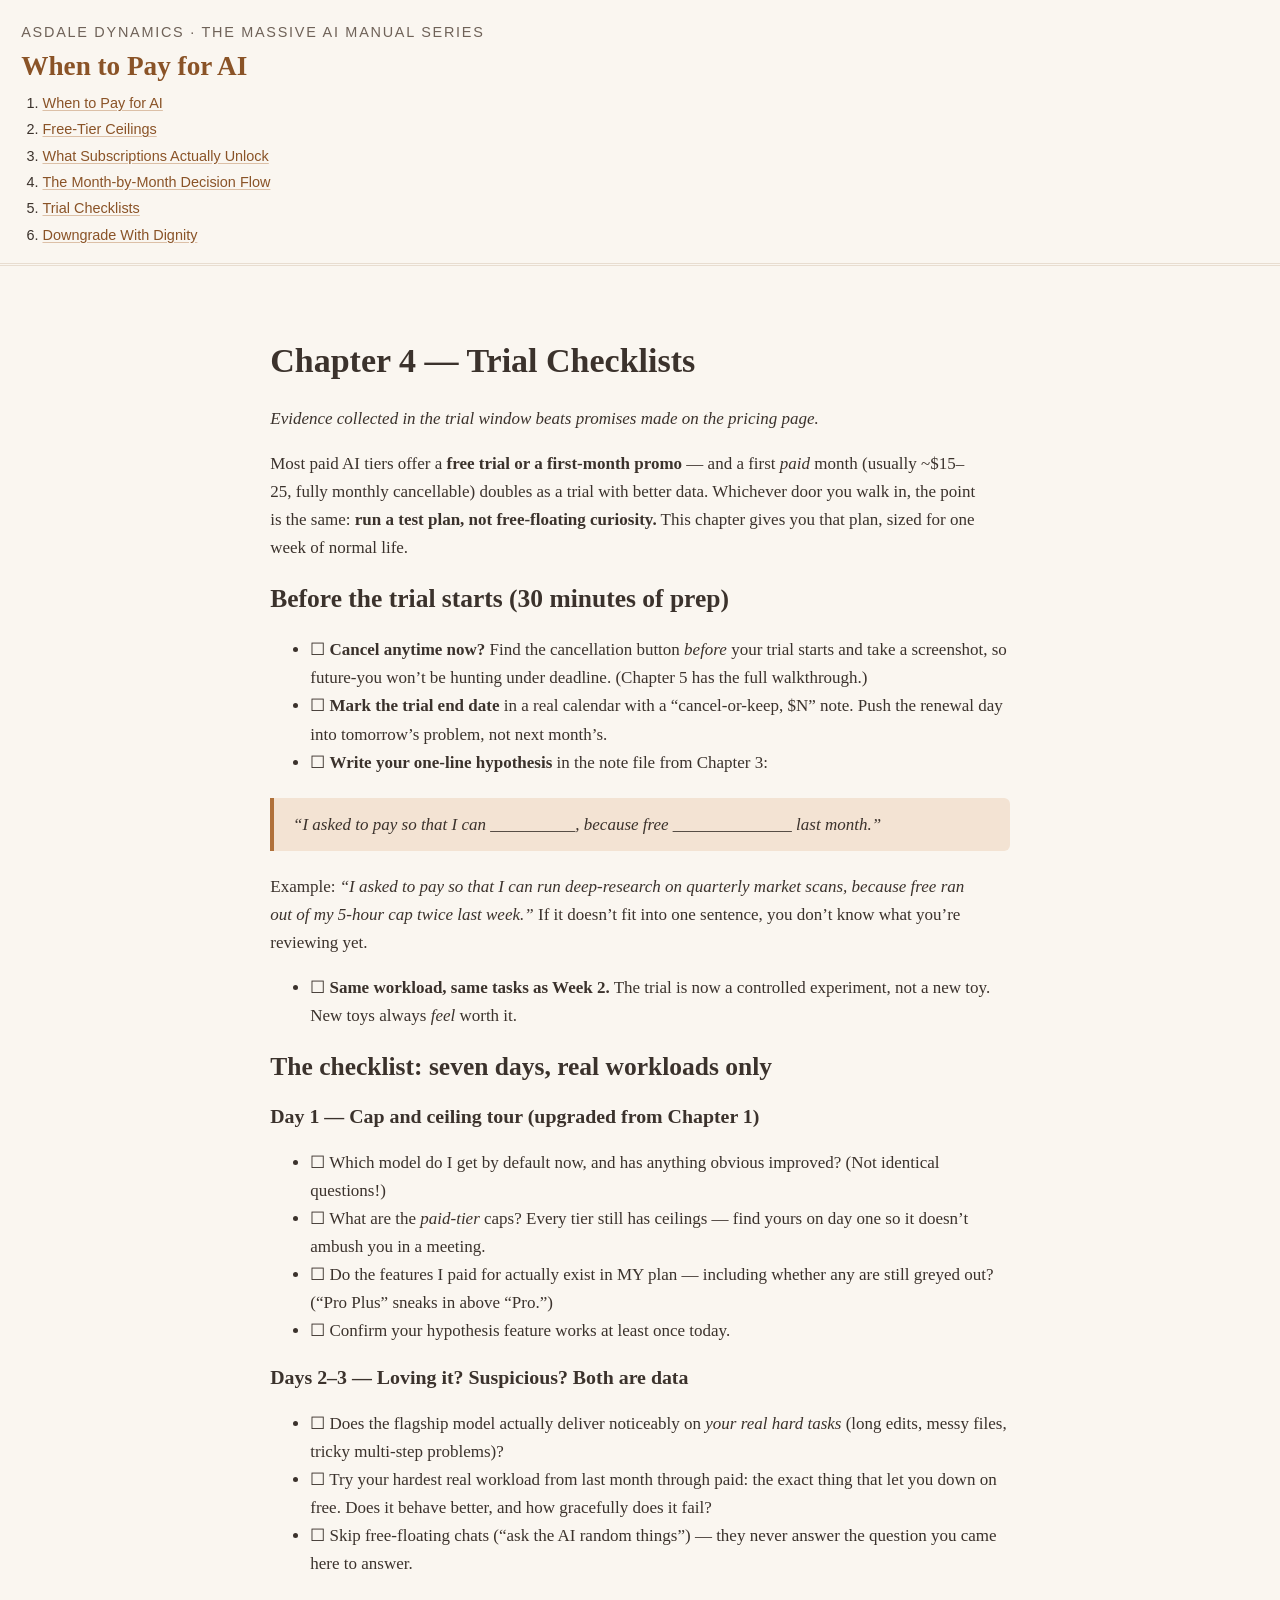
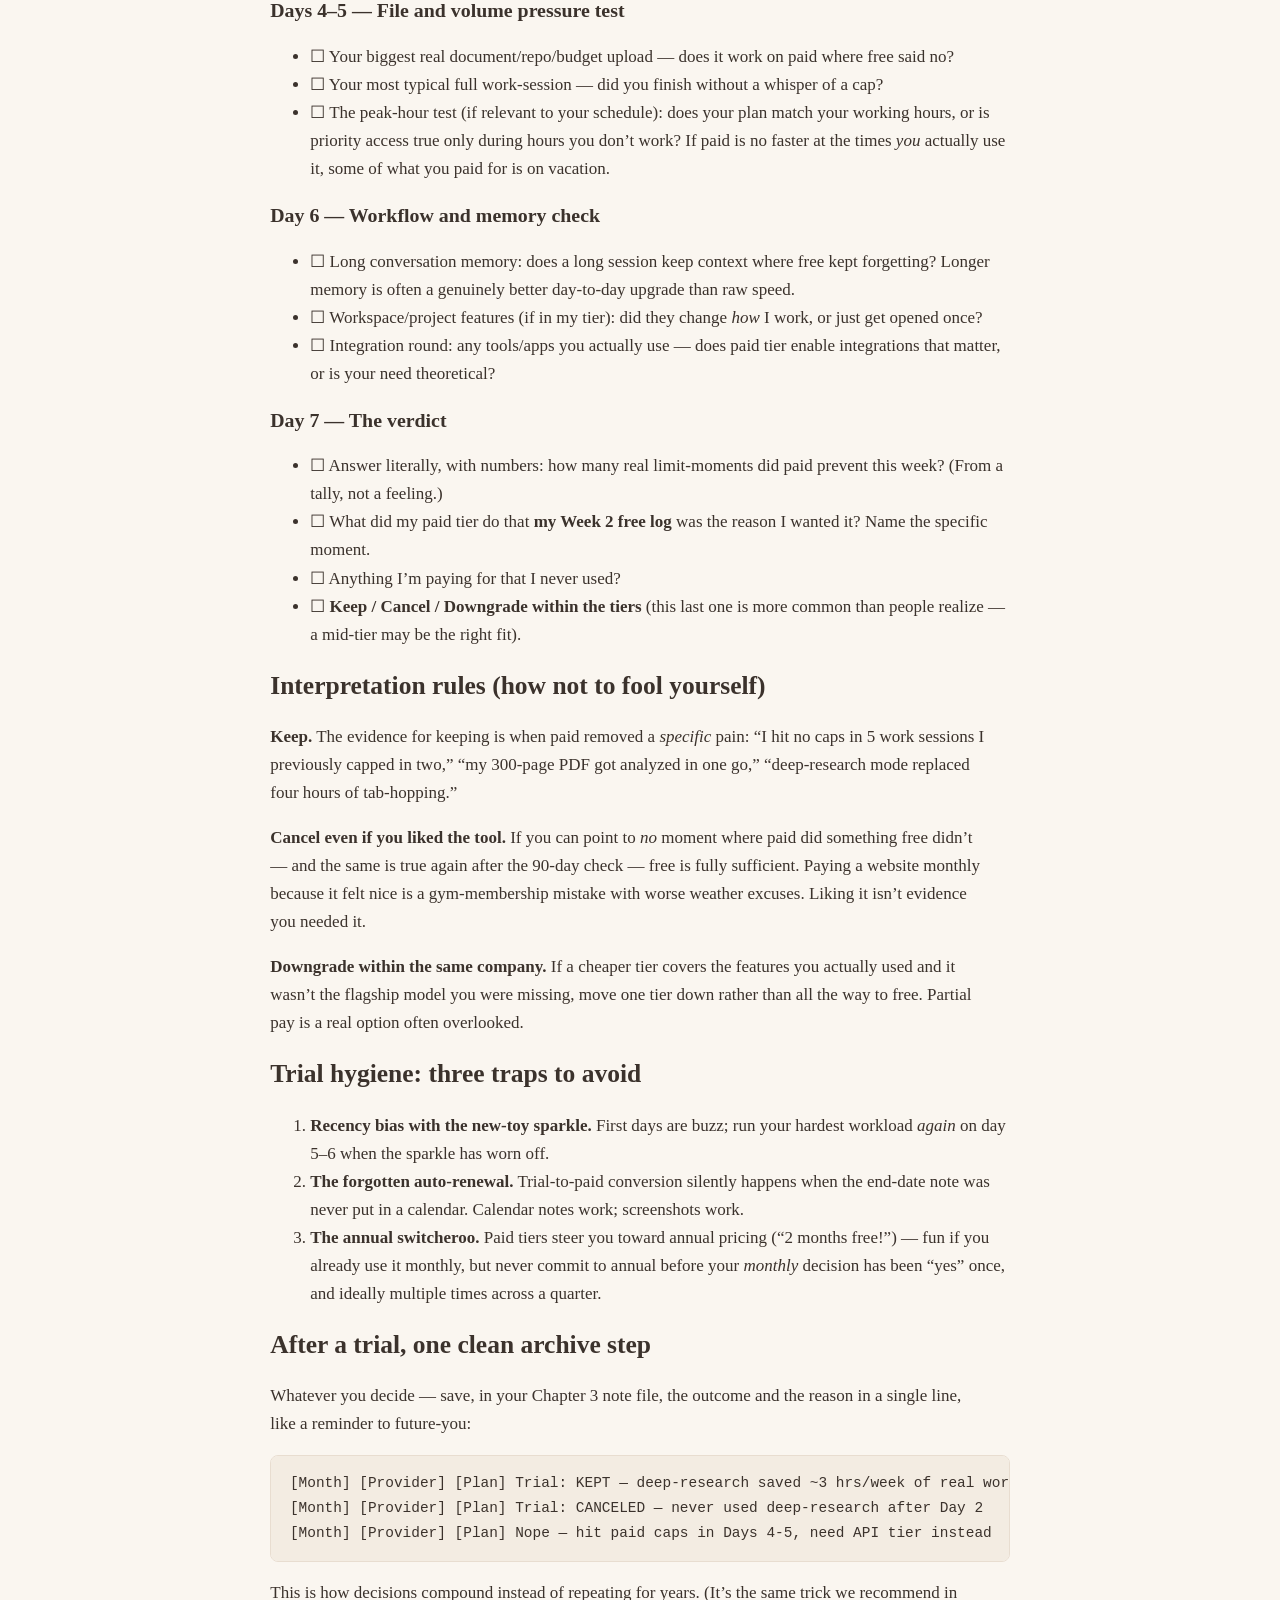
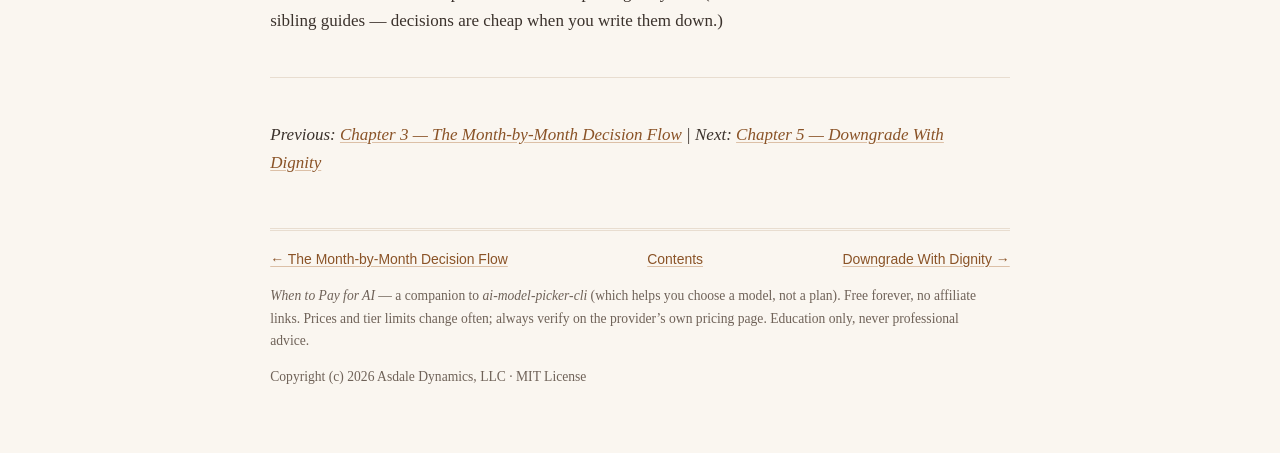
<file: site/04-trial-checklists.html>
<!DOCTYPE html>
<html lang="en">
<head>
<meta charset="utf-8">
<meta name="viewport" content="width=device-width, initial-scale=1">
<meta name="description" content="A friendly manual for deciding when free AI tiers are enough, and when a subscription genuinely pays off. Free forever, no affiliate links.">
<title>Trial Checklists — When to Pay for AI</title>
<link rel="stylesheet" href="styles.css">
</head>
<body>
<header class="site">
  <div class="brand">Asdale Dynamics · The Massive AI Manual series</div>
  <h1>When to Pay for AI</h1>
  <nav class="chapter" aria-label="Chapters">
    <ol>
<li><a href="index.html">When to Pay for AI</a></li>
<li><a href="01-free-tier-ceilings.html">Free-Tier Ceilings</a></li>
<li><a href="02-what-subscriptions-unlock.html">What Subscriptions Actually Unlock</a></li>
<li><a href="03-decision-flow.html">The Month-by-Month Decision Flow</a></li>
<li><a class="here" href="04-trial-checklists.html">Trial Checklists</a></li>
<li><a href="05-downgrade-with-dignity.html">Downgrade With Dignity</a></li>
    </ol>
  </nav>
</header>
<div class="wrap">
<main>
<h1>Chapter 4 — Trial Checklists</h1>
<p><em>Evidence collected in the trial window beats promises made on the pricing page.</em></p>
<p>Most paid AI tiers offer a <strong>free trial or a first-month promo</strong> — and a first <em>paid</em> month (usually ~$15–25, fully monthly cancellable) doubles as a trial with better data. Whichever door you walk in, the point is the same: <strong>run a test plan, not free-floating curiosity.</strong> This chapter gives you that plan, sized for one week of normal life.</p>
<h2>Before the trial starts (30 minutes of prep)</h2>
<ul>
<li>☐ <strong>Cancel anytime now?</strong> Find the cancellation button <em>before</em> your trial starts and take a screenshot, so future-you won&rsquo;t be hunting under deadline. (Chapter 5 has the full walkthrough.)</li>
<li>☐ <strong>Mark the trial end date</strong> in a real calendar with a &ldquo;cancel-or-keep, $N&rdquo; note. Push the renewal day into tomorrow&rsquo;s problem, not next month&rsquo;s.</li>
<li>☐ <strong>Write your one-line hypothesis</strong> in the note file from Chapter 3:</li>
</ul>
<blockquote>
<p>&ldquo;I asked to pay so that I can __________, because free ______________ last month.&rdquo;</p>
</blockquote>
<p>Example: <em>&ldquo;I asked to pay so that I can run deep-research on quarterly market scans, because free ran out of my 5-hour cap twice last week.&rdquo;</em> If it doesn&rsquo;t fit into one sentence, you don&rsquo;t know what you&rsquo;re reviewing yet.</p>
<ul>
<li>☐ <strong>Same workload, same tasks as Week 2.</strong> The trial is now a controlled experiment, not a new toy. New toys always <em>feel</em> worth it.</li>
</ul>
<h2>The checklist: seven days, real workloads only</h2>
<h3>Day 1 — Cap and ceiling tour (upgraded from Chapter 1)</h3>
<ul>
<li>☐ Which model do I get by default now, and has anything obvious improved? (Not identical questions!)</li>
<li>☐ What are the <em>paid-tier</em> caps? Every tier still has ceilings — find yours on day one so it doesn&rsquo;t ambush you in a meeting.</li>
<li>☐ Do the features I paid for actually exist in MY plan — including whether any are still greyed out? (&ldquo;Pro Plus&rdquo; sneaks in above &ldquo;Pro.&rdquo;)</li>
<li>☐ Confirm your hypothesis feature works at least once today.</li>
</ul>
<h3>Days 2–3 — Loving it? Suspicious? Both are data</h3>
<ul>
<li>☐ Does the flagship model actually deliver noticeably on <em>your real hard tasks</em> (long edits, messy files, tricky multi-step problems)?</li>
<li>☐ Try your hardest real workload from last month through paid: the exact thing that let you down on free. Does it behave better, and how gracefully does it fail?</li>
<li>☐ Skip free-floating chats (&ldquo;ask the AI random things&rdquo;) — they never answer the question you came here to answer.</li>
</ul>
<h3>Days 4–5 — File and volume pressure test</h3>
<ul>
<li>☐ Your biggest real document/repo/budget upload — does it work on paid where free said no?</li>
<li>☐ Your most typical full work-session — did you finish without a whisper of a cap?</li>
<li>☐ The peak-hour test (if relevant to your schedule): does your plan match your working hours, or is priority access true only during hours you don&rsquo;t work? If paid is no faster at the times <em>you</em> actually use it, some of what you paid for is on vacation.</li>
</ul>
<h3>Day 6 — Workflow and memory check</h3>
<ul>
<li>☐ Long conversation memory: does a long session keep context where free kept forgetting? Longer memory is often a genuinely better day-to-day upgrade than raw speed.</li>
<li>☐ Workspace/project features (if in my tier): did they change <em>how</em> I work, or just get opened once?</li>
<li>☐ Integration round: any tools/apps you actually use — does paid tier enable integrations that matter, or is your need theoretical?</li>
</ul>
<h3>Day 7 — The verdict</h3>
<ul>
<li>☐ Answer literally, with numbers: how many real limit-moments did paid prevent this week? (From a tally, not a feeling.)</li>
<li>☐ What did my paid tier do that <strong>my Week 2 free log</strong> was the reason I wanted it? Name the specific moment.</li>
<li>☐ Anything I&rsquo;m paying for that I never used?</li>
<li>☐ <strong>Keep / Cancel / Downgrade within the tiers</strong> (this last one is more common than people realize — a mid-tier may be the right fit).</li>
</ul>
<h2>Interpretation rules (how not to fool yourself)</h2>
<p><strong>Keep.</strong> The evidence for keeping is when paid removed a <em>specific</em> pain: &ldquo;I hit no caps in 5 work sessions I previously capped in two,&rdquo; &ldquo;my 300-page PDF got analyzed in one go,&rdquo; &ldquo;deep-research mode replaced four hours of tab-hopping.&rdquo;</p>
<p><strong>Cancel even if you liked the tool.</strong> If you can point to <em>no</em> moment where paid did something free didn&rsquo;t — and the same is true again after the 90-day check — free is fully sufficient. Paying a website monthly because it felt nice is a gym-membership mistake with worse weather excuses. Liking it isn&rsquo;t evidence you needed it.</p>
<p><strong>Downgrade within the same company.</strong> If a cheaper tier covers the features you actually used and it wasn&rsquo;t the flagship model you were missing, move one tier down rather than all the way to free. Partial pay is a real option often overlooked.</p>
<h2>Trial hygiene: three traps to avoid</h2>
<ol>
<li><strong>Recency bias with the new-toy sparkle.</strong> First days are buzz; run your hardest workload <em>again</em> on day 5–6 when the sparkle has worn off.</li>
<li><strong>The forgotten auto-renewal.</strong> Trial-to-paid conversion silently happens when the end-date note was never put in a calendar. Calendar notes work; screenshots work.</li>
<li><strong>The annual switcheroo.</strong> Paid tiers steer you toward annual pricing (&ldquo;2 months free!&rdquo;) — fun if you already use it monthly, but never commit to annual before your <em>monthly</em> decision has been &ldquo;yes&rdquo; once, and ideally multiple times across a quarter.</li>
</ol>
<h2>After a trial, one clean archive step</h2>
<p>Whatever you decide — save, in your Chapter 3 note file, the outcome and the reason in a single line, like a reminder to future-you:</p>
<pre><code class="language-text">[Month] [Provider] [Plan] Trial: KEPT — deep-research saved ~3 hrs/week of real work
[Month] [Provider] [Plan] Trial: CANCELED — never used deep-research after Day 2
[Month] [Provider] [Plan] Nope — hit paid caps in Days 4-5, need API tier instead
</code></pre>
<p>This is how decisions compound instead of repeating for years. (It&rsquo;s the same trick we recommend in sibling guides — decisions are cheap when you write them down.)</p>
<hr>
<p><em>Previous: <a href="03-decision-flow.html">Chapter 3 — The Month-by-Month Decision Flow</a> | Next: <a href="05-downgrade-with-dignity.html">Chapter 5 — Downgrade With Dignity</a></em></p>
</main>
<footer class="site">
  <div class="pager">
    <span><a href="03-decision-flow.html">&larr; The Month-by-Month Decision Flow</a></span>
    <span><a href="index.html">Contents</a></span>
    <span><a href="05-downgrade-with-dignity.html">Downgrade With Dignity &rarr;</a></span>
  </div>
  <div class="colophon">
    <p><em>When to Pay for AI</em> — a companion to <em>ai-model-picker-cli</em> (which helps you choose a model, not a plan).
    Free forever, no affiliate links. Prices and tier limits change often; always verify on the provider&#8217;s own pricing page.
    Education only, never professional advice.</p>
    <p>Copyright (c) 2026 Asdale Dynamics, LLC · MIT License</p>
  </div>
</footer>
</div>
</body>
</html>
</file>
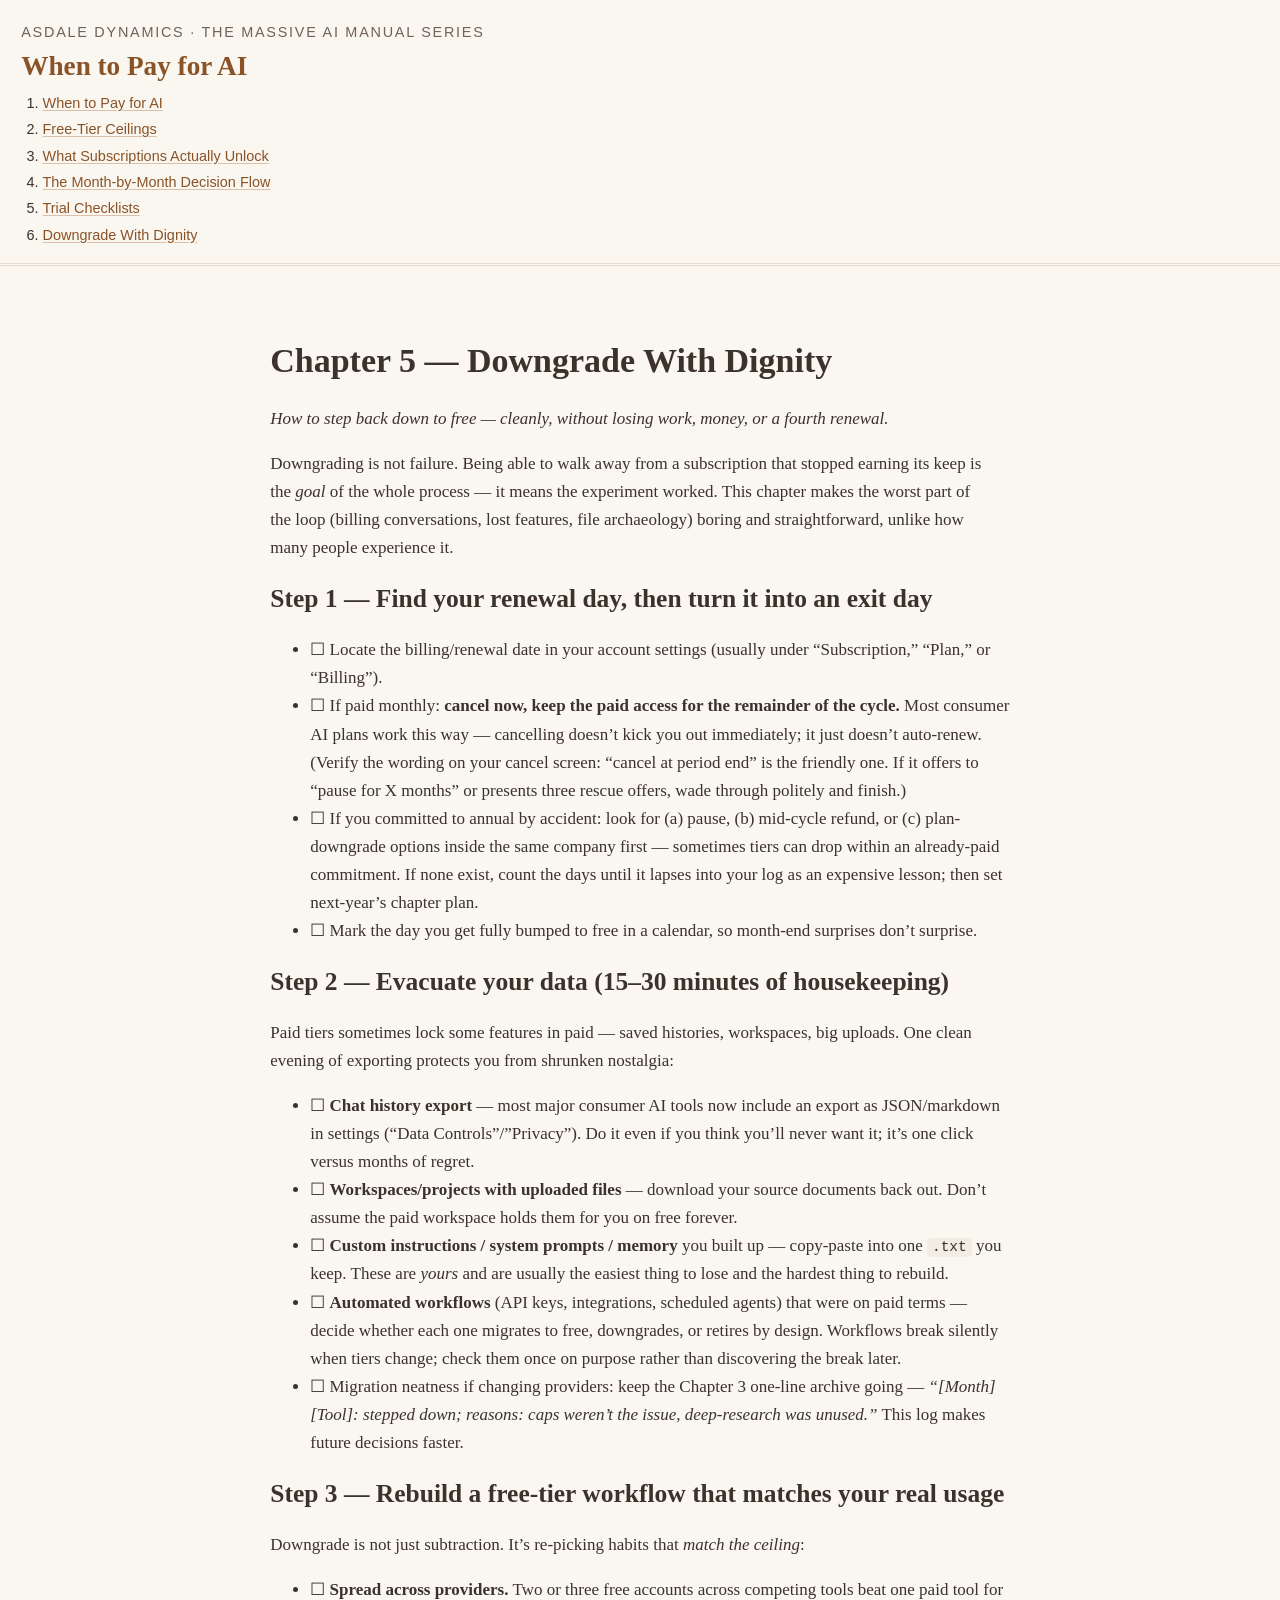
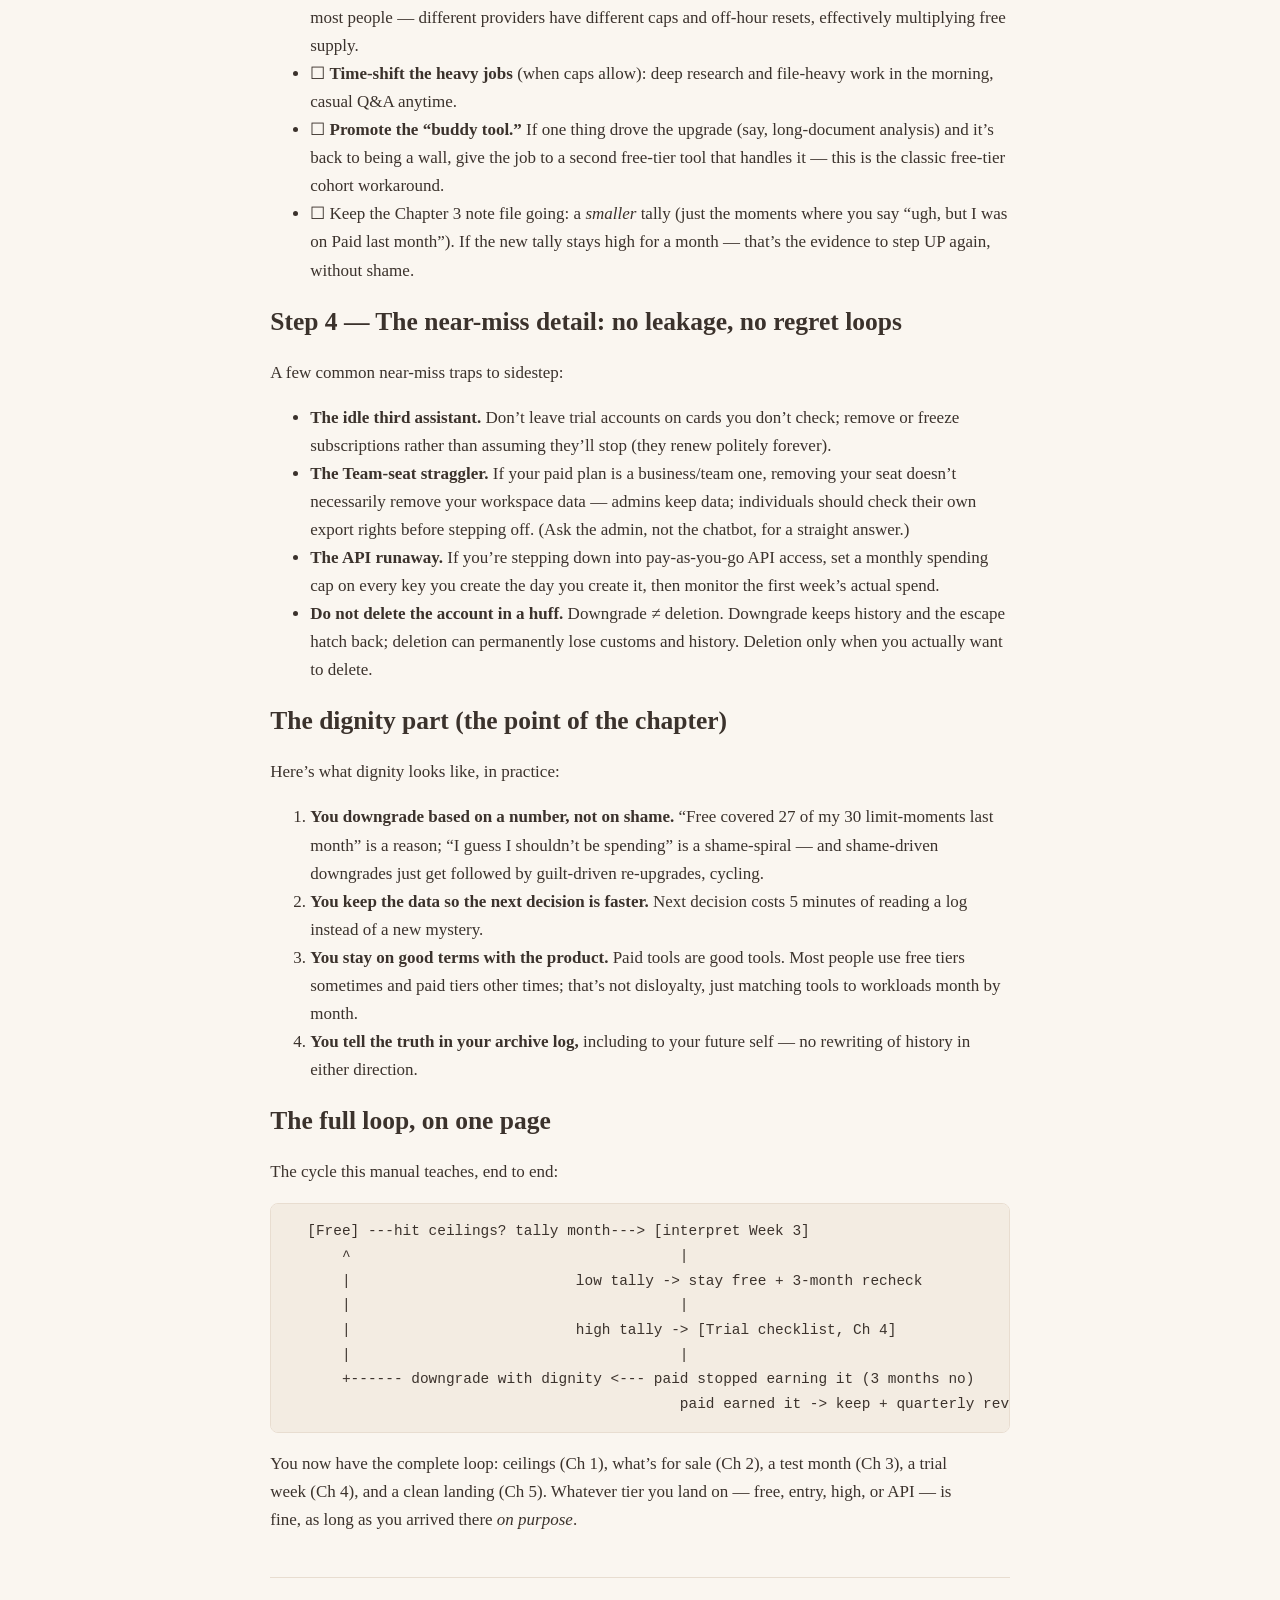
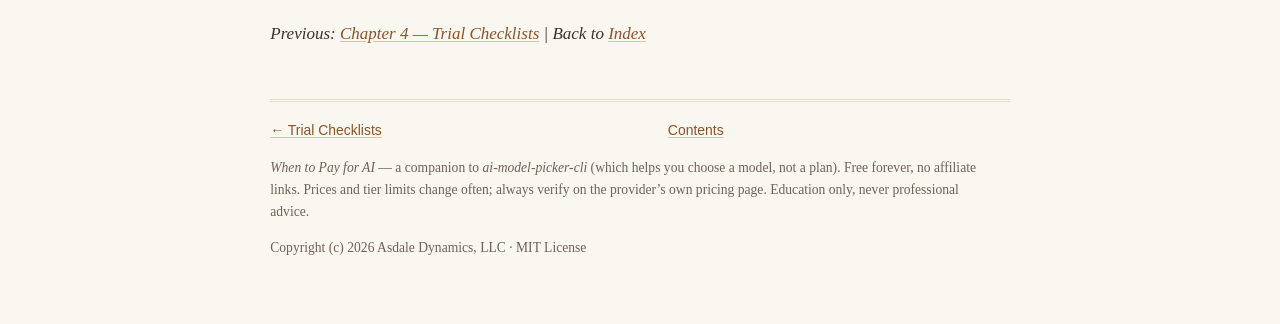
<file: site/05-downgrade-with-dignity.html>
<!DOCTYPE html>
<html lang="en">
<head>
<meta charset="utf-8">
<meta name="viewport" content="width=device-width, initial-scale=1">
<meta name="description" content="A friendly manual for deciding when free AI tiers are enough, and when a subscription genuinely pays off. Free forever, no affiliate links.">
<title>Downgrade With Dignity — When to Pay for AI</title>
<link rel="stylesheet" href="styles.css">
</head>
<body>
<header class="site">
  <div class="brand">Asdale Dynamics · The Massive AI Manual series</div>
  <h1>When to Pay for AI</h1>
  <nav class="chapter" aria-label="Chapters">
    <ol>
<li><a href="index.html">When to Pay for AI</a></li>
<li><a href="01-free-tier-ceilings.html">Free-Tier Ceilings</a></li>
<li><a href="02-what-subscriptions-unlock.html">What Subscriptions Actually Unlock</a></li>
<li><a href="03-decision-flow.html">The Month-by-Month Decision Flow</a></li>
<li><a href="04-trial-checklists.html">Trial Checklists</a></li>
<li><a class="here" href="05-downgrade-with-dignity.html">Downgrade With Dignity</a></li>
    </ol>
  </nav>
</header>
<div class="wrap">
<main>
<h1>Chapter 5 — Downgrade With Dignity</h1>
<p><em>How to step back down to free — cleanly, without losing work, money, or a fourth renewal.</em></p>
<p>Downgrading is not failure. Being able to walk away from a subscription that stopped earning its keep is the <em>goal</em> of the whole process — it means the experiment worked. This chapter makes the worst part of the loop (billing conversations, lost features, file archaeology) boring and straightforward, unlike how many people experience it.</p>
<h2>Step 1 — Find your renewal day, then turn it into an exit day</h2>
<ul>
<li>☐ Locate the billing/renewal date in your account settings (usually under &ldquo;Subscription,&rdquo; &ldquo;Plan,&rdquo; or &ldquo;Billing&rdquo;).</li>
<li>☐ If paid monthly: <strong>cancel now, keep the paid access for the remainder of the cycle.</strong> Most consumer AI plans work this way — cancelling doesn&rsquo;t kick you out immediately; it just doesn&rsquo;t auto-renew. (Verify the wording on your cancel screen: &ldquo;cancel at period end&rdquo; is the friendly one. If it offers to &ldquo;pause for X months&rdquo; or presents three rescue offers, wade through politely and finish.)</li>
<li>☐ If you committed to annual by accident: look for (a) pause, (b) mid-cycle refund, or (c) plan-downgrade options inside the same company first — sometimes tiers can drop within an already-paid commitment. If none exist, count the days until it lapses into your log as an expensive lesson; then set next-year&rsquo;s chapter plan.</li>
<li>☐ Mark the day you get fully bumped to free in a calendar, so month-end surprises don&rsquo;t surprise.</li>
</ul>
<h2>Step 2 — Evacuate your data (15–30 minutes of housekeeping)</h2>
<p>Paid tiers sometimes lock some features in paid — saved histories, workspaces, big uploads. One clean evening of exporting protects you from shrunken nostalgia:</p>
<ul>
<li>☐ <strong>Chat history export</strong> — most major consumer AI tools now include an export as JSON/markdown in settings (&ldquo;Data Controls&rdquo;/&rdquo;Privacy&rdquo;). Do it even if you think you&rsquo;ll never want it; it&rsquo;s one click versus months of regret.</li>
<li>☐ <strong>Workspaces/projects with uploaded files</strong> — download your source documents back out. Don&rsquo;t assume the paid workspace holds them for you on free forever.</li>
<li>☐ <strong>Custom instructions / system prompts / memory</strong> you built up — copy-paste into one <code>.txt</code> you keep. These are <em>yours</em> and are usually the easiest thing to lose and the hardest thing to rebuild.</li>
<li>☐ <strong>Automated workflows</strong> (API keys, integrations, scheduled agents) that were on paid terms — decide whether each one migrates to free, downgrades, or retires by design. Workflows break silently when tiers change; check them once on purpose rather than discovering the break later.</li>
<li>☐ Migration neatness if changing providers: keep the Chapter 3 one-line archive going — <em>&ldquo;[Month] [Tool]: stepped down; reasons: caps weren&rsquo;t the issue, deep-research was unused.&rdquo;</em> This log makes future decisions faster.</li>
</ul>
<h2>Step 3 — Rebuild a free-tier workflow that matches your real usage</h2>
<p>Downgrade is not just subtraction. It&rsquo;s re-picking habits that <em>match the ceiling</em>:</p>
<ul>
<li>☐ <strong>Spread across providers.</strong> Two or three free accounts across competing tools beat one paid tool for most people — different providers have different caps and off-hour resets, effectively multiplying free supply.</li>
<li>☐ <strong>Time-shift the heavy jobs</strong> (when caps allow): deep research and file-heavy work in the morning, casual Q&amp;A anytime.</li>
<li>☐ <strong>Promote the &ldquo;buddy tool.&rdquo;</strong> If one thing drove the upgrade (say, long-document analysis) and it&rsquo;s back to being a wall, give the job to a second free-tier tool that handles it — this is the classic free-tier cohort workaround.</li>
<li>☐ Keep the Chapter 3 note file going: a <em>smaller</em> tally (just the moments where you say &ldquo;ugh, but I was on Paid last month&rdquo;). If the new tally stays high for a month — that&rsquo;s the evidence to step UP again, without shame.</li>
</ul>
<h2>Step 4 — The near-miss detail: no leakage, no regret loops</h2>
<p>A few common near-miss traps to sidestep:</p>
<ul>
<li><strong>The idle third assistant.</strong> Don&rsquo;t leave trial accounts on cards you don&rsquo;t check; remove or freeze subscriptions rather than assuming they&rsquo;ll stop (they renew politely forever).</li>
<li><strong>The Team-seat straggler.</strong> If your paid plan is a business/team one, removing your seat doesn&rsquo;t necessarily remove your workspace data — admins keep data; individuals should check their own export rights before stepping off. (Ask the admin, not the chatbot, for a straight answer.)</li>
<li><strong>The API runaway.</strong> If you&rsquo;re stepping down into pay-as-you-go API access, set a monthly spending cap on every key you create the day you create it, then monitor the first week&rsquo;s actual spend.</li>
<li><strong>Do not delete the account in a huff.</strong> Downgrade ≠ deletion. Downgrade keeps history and the escape hatch back; deletion can permanently lose customs and history. Deletion only when you actually want to delete.</li>
</ul>
<h2>The dignity part (the point of the chapter)</h2>
<p>Here&rsquo;s what dignity looks like, in practice:</p>
<ol>
<li><strong>You downgrade based on a number, not on shame.</strong> &ldquo;Free covered 27 of my 30 limit-moments last month&rdquo; is a reason; &ldquo;I guess I shouldn&rsquo;t be spending&rdquo; is a shame-spiral — and shame-driven downgrades just get followed by guilt-driven re-upgrades, cycling.</li>
<li><strong>You keep the data so the next decision is faster.</strong> Next decision costs 5 minutes of reading a log instead of a new mystery.</li>
<li><strong>You stay on good terms with the product.</strong> Paid tools are good tools. Most people use free tiers sometimes and paid tiers other times; that&rsquo;s not disloyalty, just matching tools to workloads month by month.</li>
<li><strong>You tell the truth in your archive log,</strong> including to your future self — no rewriting of history in either direction.</li>
</ol>
<h2>The full loop, on one page</h2>
<p>The cycle this manual teaches, end to end:</p>
<pre><code class="language-text">  [Free] ---hit ceilings? tally month---&gt; [interpret Week 3]
      ^                                      |
      |                          low tally -&gt; stay free + 3-month recheck
      |                                      |
      |                          high tally -&gt; [Trial checklist, Ch 4]
      |                                      |
      +------ downgrade with dignity &lt;--- paid stopped earning it (3 months no)
                                             paid earned it -&gt; keep + quarterly review
</code></pre>
<p>You now have the complete loop: ceilings (Ch 1), what&rsquo;s for sale (Ch 2), a test month (Ch 3), a trial week (Ch 4), and a clean landing (Ch 5). Whatever tier you land on — free, entry, high, or API — is fine, as long as you arrived there <em>on purpose</em>.</p>
<hr>
<p><em>Previous: <a href="04-trial-checklists.html">Chapter 4 — Trial Checklists</a> | Back to <a href="index.html">Index</a></em></p>
</main>
<footer class="site">
  <div class="pager">
    <span><a href="04-trial-checklists.html">&larr; Trial Checklists</a></span>
    <span><a href="index.html">Contents</a></span>
    <span> </span>
  </div>
  <div class="colophon">
    <p><em>When to Pay for AI</em> — a companion to <em>ai-model-picker-cli</em> (which helps you choose a model, not a plan).
    Free forever, no affiliate links. Prices and tier limits change often; always verify on the provider&#8217;s own pricing page.
    Education only, never professional advice.</p>
    <p>Copyright (c) 2026 Asdale Dynamics, LLC · MIT License</p>
  </div>
</footer>
</div>
</body>
</html>
</file>
<file: site/styles.css>
/* When to Pay for AI — warm, friendly, easy-to-read styles */

:root {
  --bg: #faf6f0;
  --surface: #fffdf9;
  --ink: #3b322c;
  --ink-soft: #6f6258;
  --accent: #b0713a;
  --accent-dark: #8a5327;
  --accent-soft: #f3e3d3;
  --line: #e8ddd0;
  --good: #4a7c59;
  --code-bg: #f3ece2;
}

* { box-sizing: border-box; }

html { font-size: 17px; }

body {
  margin: 0;
  background: var(--bg);
  color: var(--ink);
  font-family: Georgia, "Iowan Old Style", "Times New Roman", serif;
  line-height: 1.65;
  -webkit-font-smoothing: antialiased;
}

.wrap {
  max-width: 46rem;
  margin: 0 auto;
  padding: 1.5rem 1.25rem 3rem;
}

header.site {
  border-bottom: 3px double var(--line);
  padding: 1.25rem 1.25rem 0.75rem;
  margin-bottom: 1.5rem;
}

header.site .brand {
  font-family: "Trebuchet MS", Verdana, sans-serif;
  font-size: 0.85rem;
  letter-spacing: 0.12em;
  text-transform: uppercase;
  color: var(--ink-soft);
}

header.site h1 {
  margin: 0.25rem 0 0.25rem;
  font-size: 1.6rem;
  color: var(--accent-dark);
}

nav.chapter {
  font-family: "Trebuchet MS", Verdana, sans-serif;
  font-size: 0.85rem;
}

nav.chapter ol { margin: 0.5rem 0 0; padding-left: 1.25rem; }
nav.chapter li { margin: 0.15rem 0; }

h1, h2, h3, h4 {
  font-weight: 600;
  line-height: 1.25;
}

article h1 { font-size: 1.85rem; color: var(--accent-dark); }
article h2 {
  font-size: 1.3rem;
  margin-top: 2.2rem;
  border-bottom: 1px solid var(--line);
  padding-bottom: 0.25rem;
}
article h3 {
  font-size: 1.05rem;
  margin-top: 1.6rem;
  font-family: "Trebuchet MS", Verdana, sans-serif;
}

p, li { max-width: 42rem; }

a {
  color: var(--accent-dark);
  text-decoration-color: rgba(176, 113, 58, 0.4);
  text-underline-offset: 2px;
}
a:hover { color: var(--accent); }

blockquote {
  margin: 1.25rem 0;
  padding: 0.75rem 1.1rem;
  background: var(--accent-soft);
  border-left: 4px solid var(--accent);
  border-radius: 0 6px 6px 0;
  font-style: italic;
}
blockquote p { margin: 0; }

code {
  font-family: "SF Mono", Consolas, Menlo, monospace;
  font-size: 0.85em;
  background: var(--code-bg);
  padding: 0.1em 0.35em;
  border-radius: 4px;
}

pre {
  background: var(--code-bg);
  border: 1px solid var(--line);
  border-radius: 8px;
  padding: 0.9rem 1.1rem;
  overflow-x: auto;
  line-height: 1.45;
}
pre code {
  background: none;
  padding: 0;
  font-size: 0.85rem;
}

table {
  border-collapse: collapse;
  width: 100%;
  margin: 1.25rem 0;
  font-size: 0.92rem;
  background: var(--surface);
}
th, td {
  border: 1px solid var(--line);
  padding: 0.5rem 0.75rem;
  text-align: left;
  vertical-align: top;
}
th {
  background: var(--accent-soft);
  font-family: "Trebuchet MS", Verdana, sans-serif;
  font-size: 0.85rem;
}

hr {
  border: none;
  border-top: 1px solid var(--line);
  margin: 2.5rem 0;
}

ul.checkbox + *, .task-list { list-style: none; }
/* GFM task lists (rendered checkboxes) */
li.task-list-item {
  list-style: none;
  margin-left: -1.2em;
}
li.task-list-item input { margin-right: 0.4em; }

footer.site {
  margin-top: 3rem;
  padding-top: 1rem;
  border-top: 3px double var(--line);
  font-size: 0.85rem;
  color: var(--ink-soft);
}
footer.site .pager {
  display: flex;
  justify-content: space-between;
  gap: 1rem;
  flex-wrap: wrap;
  margin-bottom: 0.75rem;
}
footer.site .pager a {
  font-family: "Trebuchet MS", Verdana, sans-serif;
  font-size: 0.82rem;
}

.colophon {
  font-size: 0.8rem;
}

@media (max-width: 540px) {
  html { font-size: 16px; }
  .wrap { padding: 1rem 1rem 2.5rem; }
}
</file>
